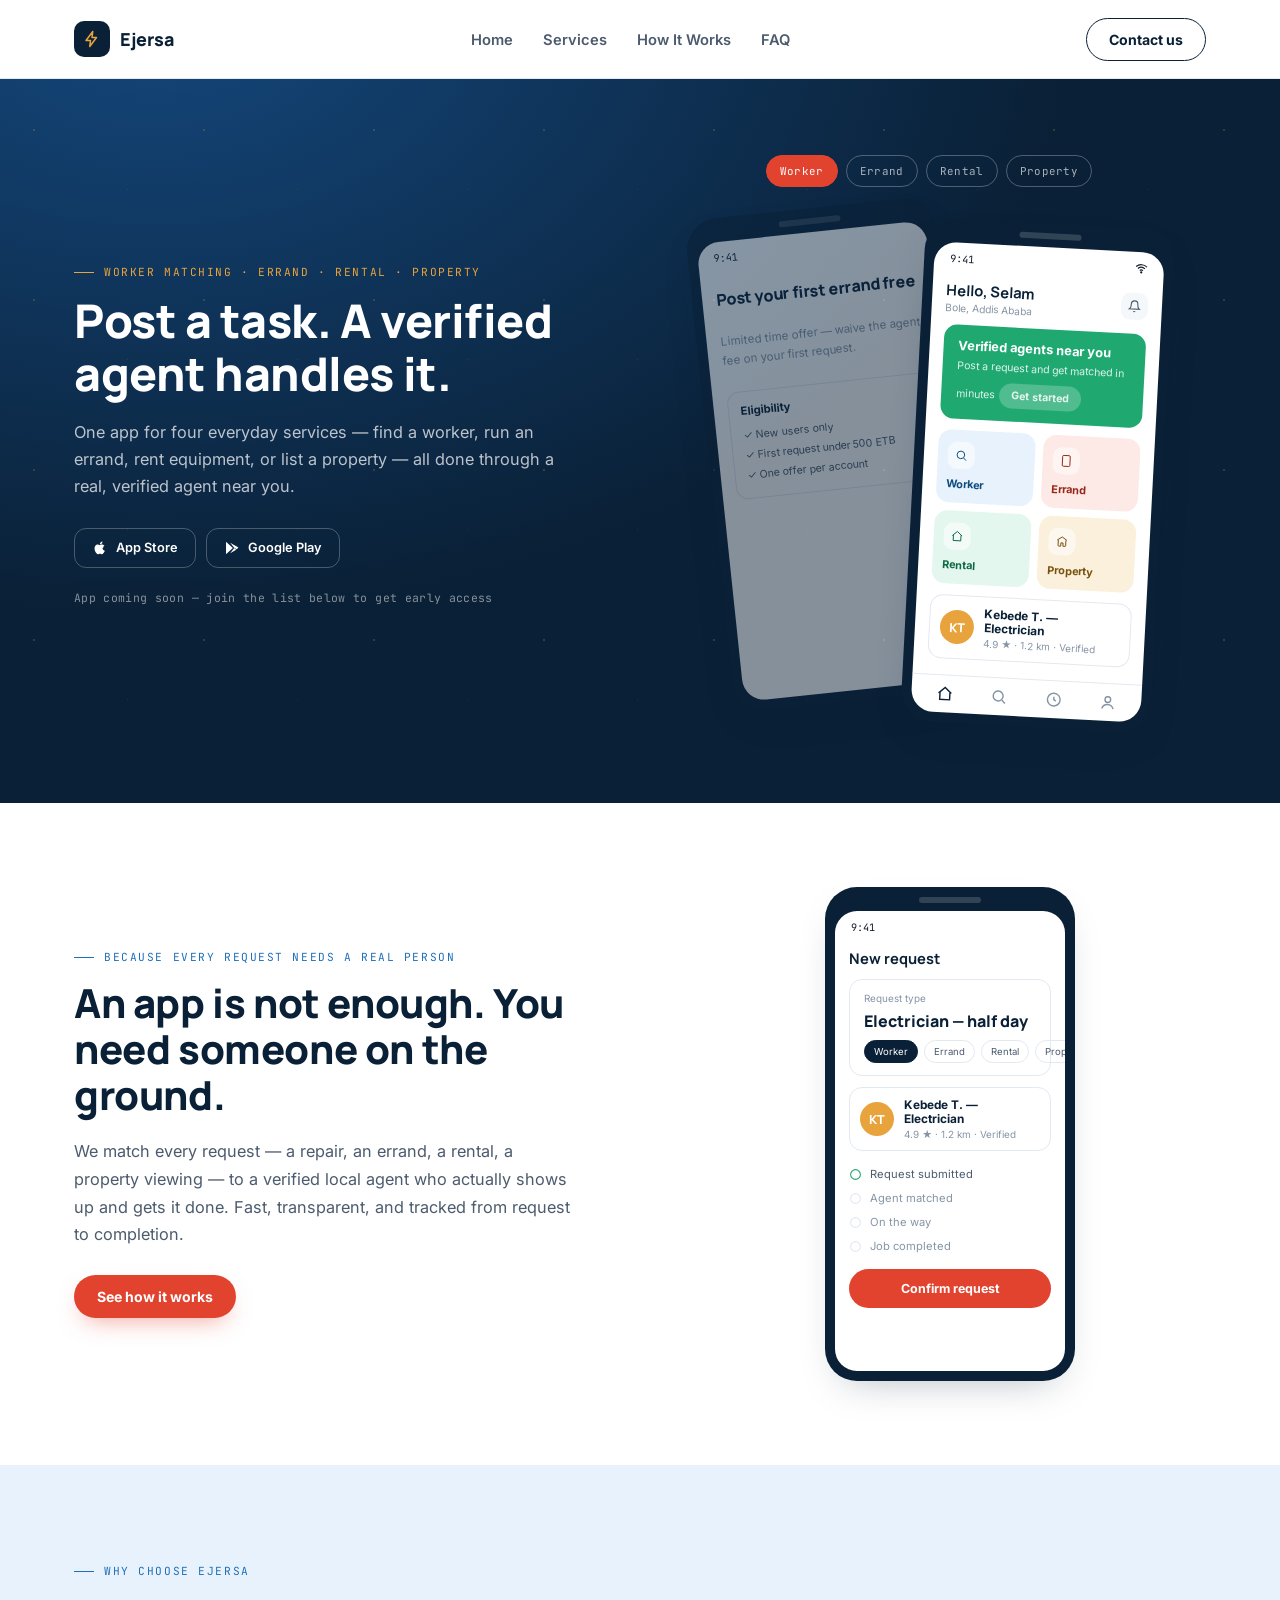
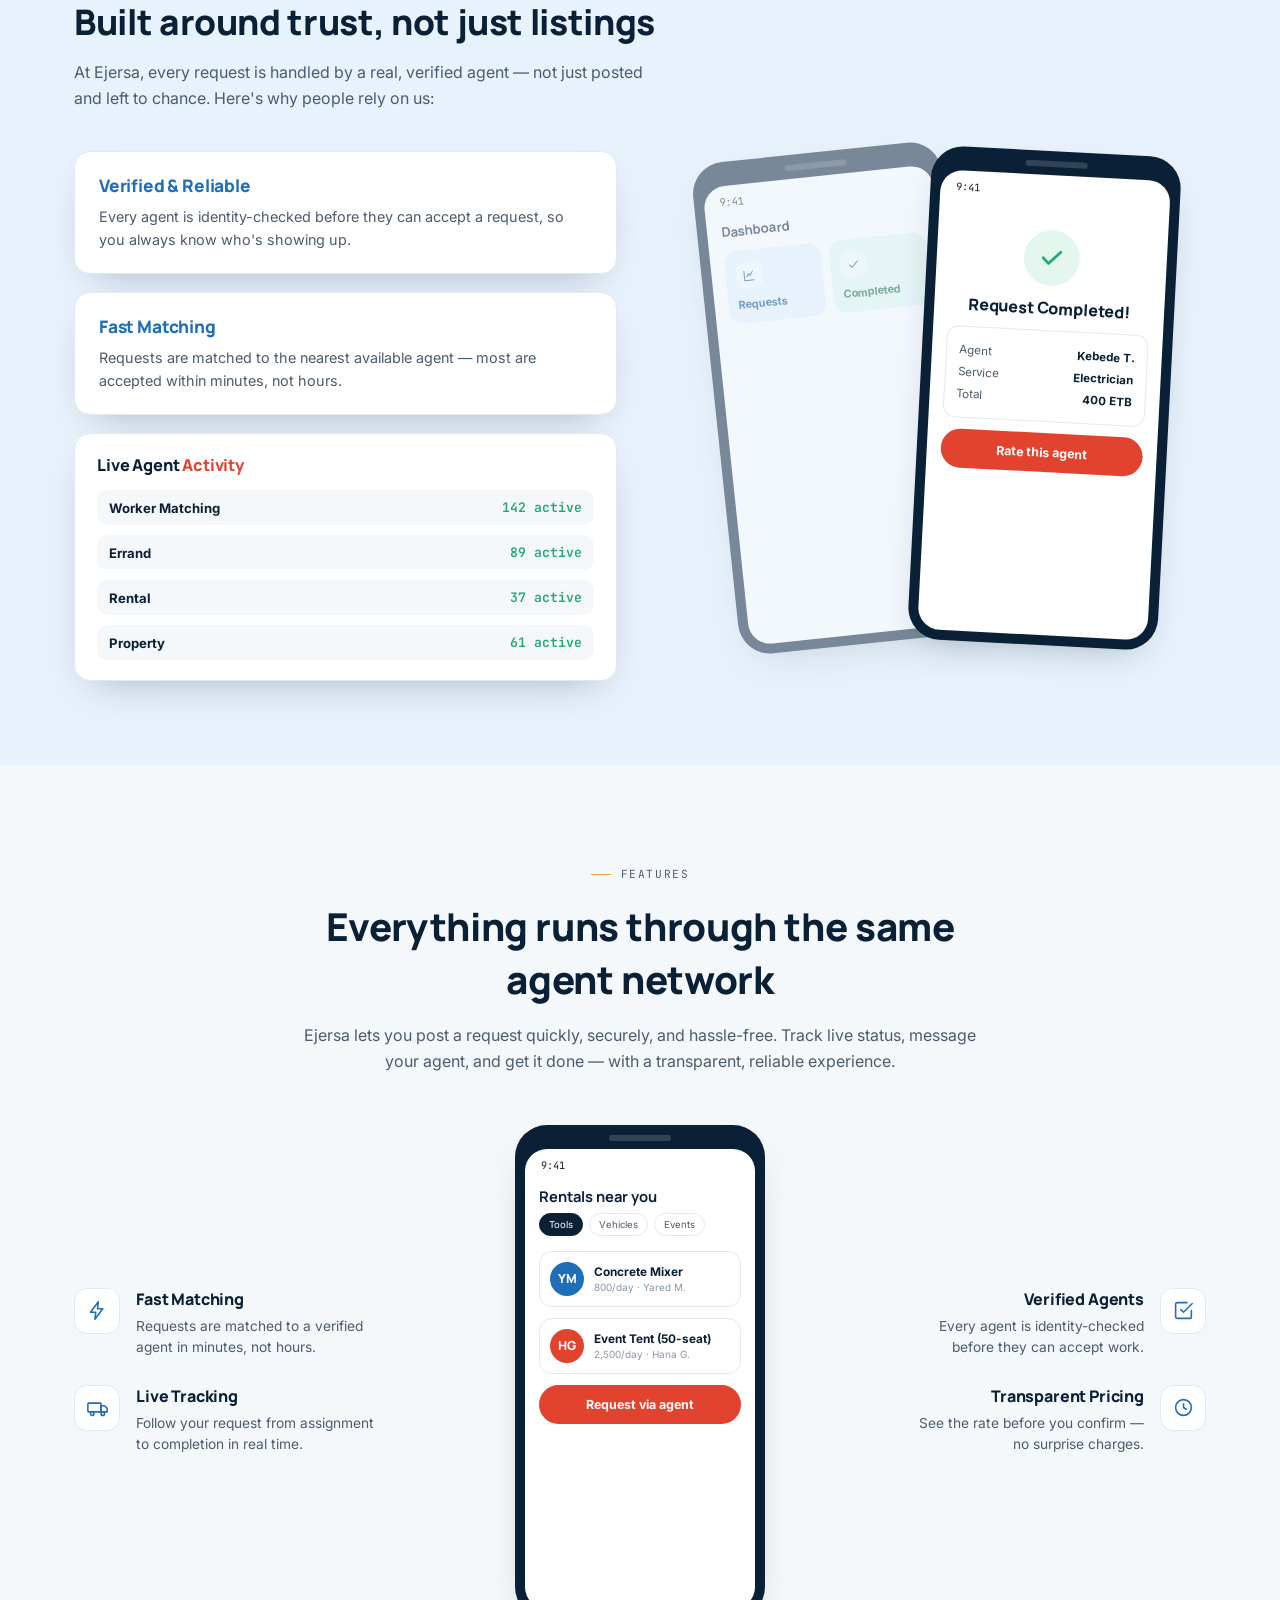
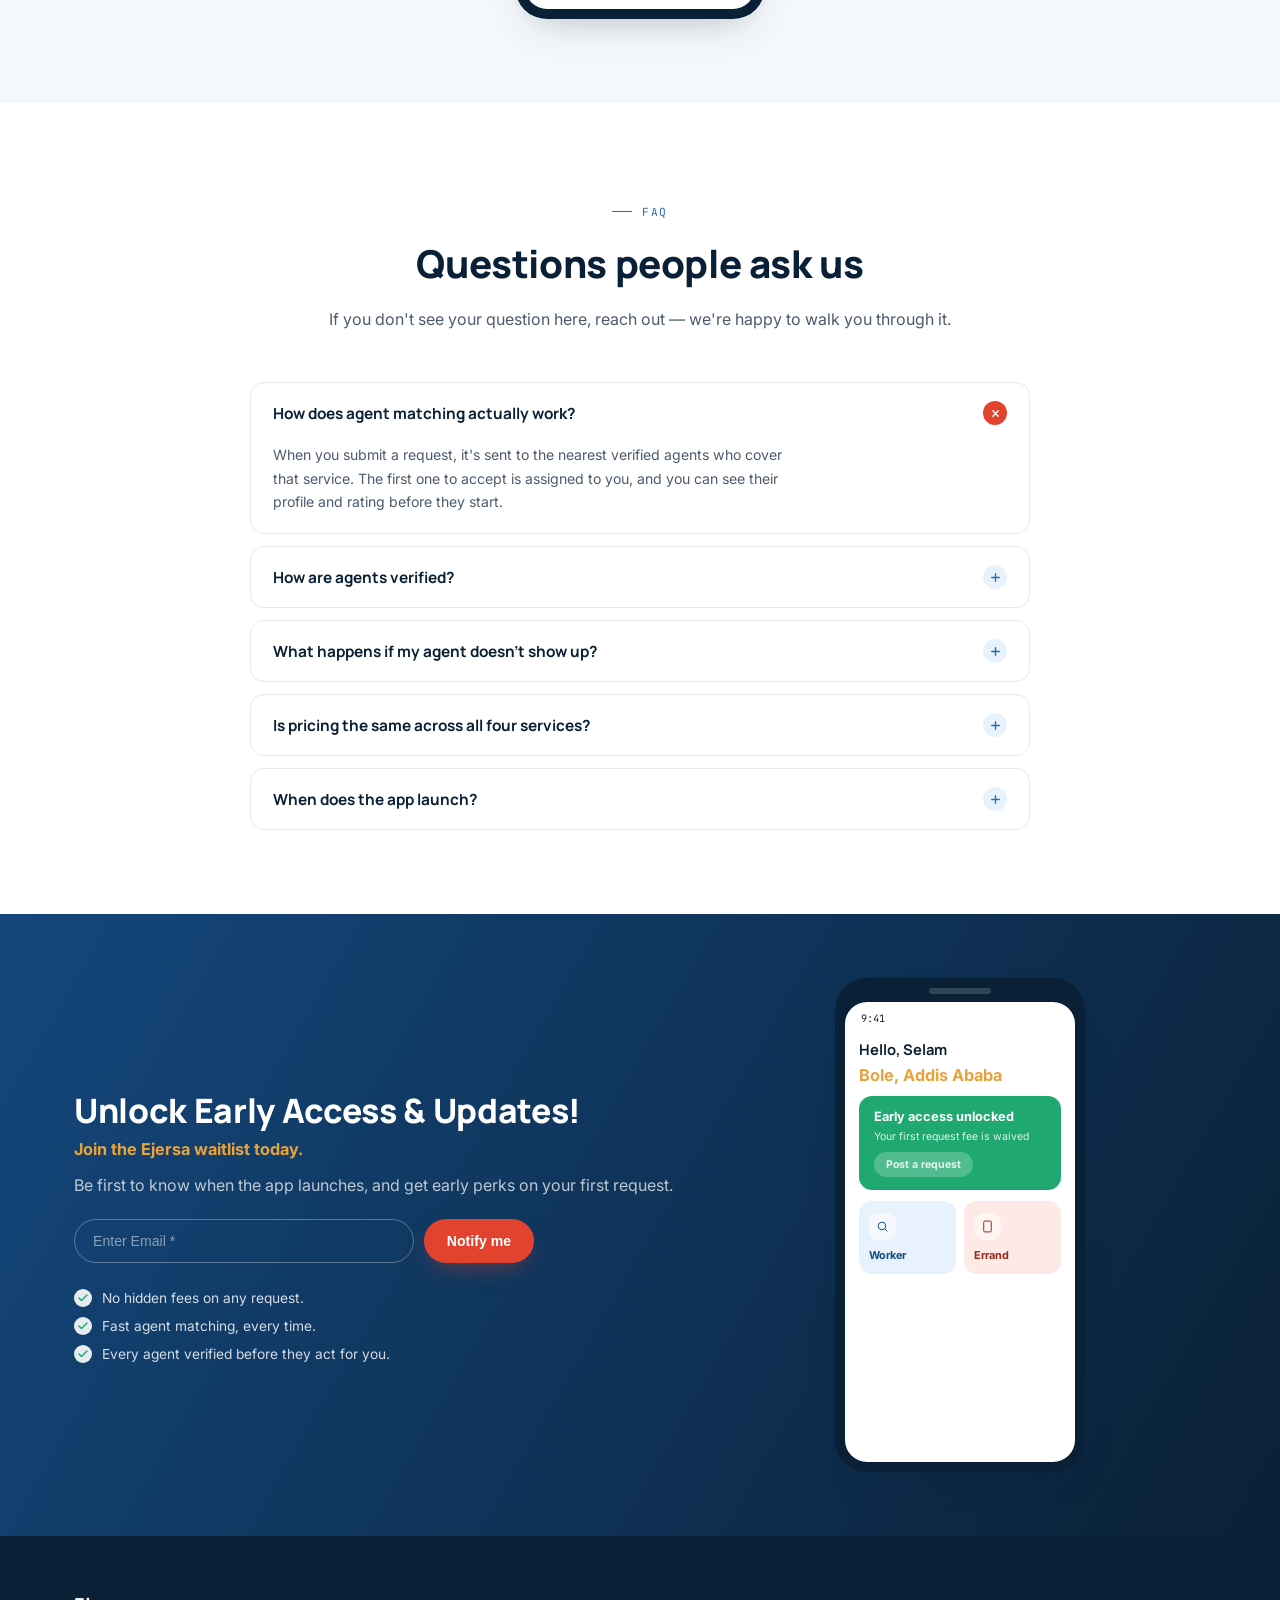
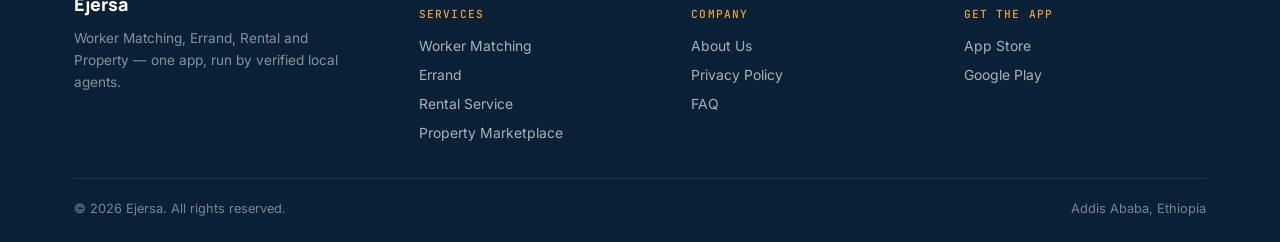
<file: index.html>
<!DOCTYPE html>
<html lang="en">

<head>
    <meta charset="UTF-8" />
    <meta name="viewport" content="width=device-width, initial-scale=1.0" />
    <title>Ejersa App — Post a Task, a Verified Agent Handles It</title>
    <meta name="description"
        content="Worker Matching, Errand, Rental and Property — one app, run by verified local agents. Post a request and get matched in minutes." />
    <link rel="preconnect" href="https://fonts.googleapis.com" />
    <link rel="preconnect" href="https://fonts.gstatic.com" crossorigin />
    <link
        href="https://fonts.googleapis.com/css2?family=Manrope:wght@500;600;700;800&family=Inter:wght@400;500;600;700&family=JetBrains+Mono:wght@400;500&display=swap"
        rel="stylesheet" />
    <style>
        :root {
            --navy-950: #0a2036;
            --navy-800: #0f3358;
            --navy-700: #14477c;
            --blue-600: #1f6fb8;
            --blue-400: #58a5e6;
            --blue-100: #e8f2fc;
            --orange-500: #e2432f;
            --orange-400: #f0704f;
            --orange-100: #fde9e5;
            --green-500: #1fa971;
            --green-100: #e3f7ee;
            --amber-500: #e8a33d;
            --cream-50: #f5f8fb;
            --paper: #ffffff;
            --ink-900: #0f1b28;
            --ink-700: #4c5b6d;
            --ink-faint: #8695a6;
            --line: #e3e9f0;
            --radius: 16px;
            --shadow: 0 16px 40px -20px rgba(10, 32, 54, .35);
        }

        * {
            box-sizing: border-box;
        }

        html {
            scroll-behavior: smooth;
        }

        body {
            margin: 0;
            background: var(--paper);
            color: var(--ink-900);
            font-family: 'Inter', system-ui, sans-serif;
            -webkit-font-smoothing: antialiased;
        }

        h1,
        h2,
        h3,
        .disp {
            font-family: 'Manrope', sans-serif;
            font-weight: 800;
            letter-spacing: -.01em;
            color: var(--navy-950);
            margin: 0;
        }

        .mono {
            font-family: 'JetBrains Mono', monospace;
            letter-spacing: .03em;
        }

        a {
            color: inherit;
            text-decoration: none;
        }

        img,
        svg {
            display: block;
        }

        .wrap {
            max-width: 1180px;
            margin: 0 auto;
            padding: 0 24px;
        }

        :focus-visible {
            outline: 2px solid var(--orange-500);
            outline-offset: 3px;
        }

        .reveal {
            opacity: 0;
            transform: translateY(16px);
            transition: opacity .6s ease, transform .6s ease;
        }

        .reveal.in {
            opacity: 1;
            transform: none;
        }

        /* header */
        .site-header {
            position: sticky;
            top: 0;
            z-index: 40;
            background: var(--paper);
            border-bottom: 1px solid var(--line);
        }

        .nav {
            display: flex;
            align-items: center;
            justify-content: space-between;
            height: 78px;
            gap: 24px;
        }

        .logo {
            display: flex;
            align-items: center;
            gap: 10px;
        }

        .logo-mark {
            width: 36px;
            height: 36px;
            border-radius: 10px;
            background: var(--navy-950);
            display: flex;
            align-items: center;
            justify-content: center;
            flex-shrink: 0;
        }

        .logo-mark svg {
            width: 18px;
            height: 18px;
            stroke: var(--amber-500);
        }

        .logo-name {
            font-family: 'Manrope', sans-serif;
            font-weight: 800;
            font-size: 1.12rem;
            color: var(--navy-950);
        }

        .nav-links {
            display: flex;
            gap: 30px;
            list-style: none;
            margin: 0;
            padding: 0;
        }

        .nav-links a {
            color: var(--ink-700);
            font-size: .92rem;
            font-weight: 600;
        }

        .nav-links a:hover {
            color: var(--navy-950);
        }

        .nav-toggle {
            display: none;
            background: none;
            border: 0;
            cursor: pointer;
            padding: 8px;
        }

        .nav-toggle span {
            display: block;
            width: 22px;
            height: 2px;
            margin: 4px 0;
            background: var(--navy-950);
        }

        .btn {
            display: inline-flex;
            align-items: center;
            gap: 8px;
            padding: 12px 22px;
            border-radius: 999px;
            font-size: .88rem;
            font-weight: 700;
            border: 1px solid transparent;
            transition: transform .15s ease, background .2s ease, box-shadow .2s ease;
            cursor: pointer;
        }

        .btn:hover {
            transform: translateY(-1px);
        }

        .btn-orange {
            background: var(--orange-500);
            color: #fff;
            box-shadow: 0 10px 24px -10px rgba(226, 67, 47, .55);
        }

        .btn-orange:hover {
            background: var(--orange-400);
        }

        .btn-outline-navy {
            border-color: var(--navy-950);
            color: var(--navy-950);
        }

        .btn-outline-navy:hover {
            background: var(--navy-950);
            color: #fff;
        }

        .btn-ghost-on-dark {
            color: #fff;
            border-color: rgba(255, 255, 255, .35);
        }

        .btn-ghost-on-dark:hover {
            border-color: var(--amber-500);
            color: var(--amber-500);
        }

        /* phone mockup */
        .phone {
            width: 250px;
            flex-shrink: 0;
        }

        .phone.sm {
            width: 210px;
        }

        .phone-frame {
            background: var(--navy-950);
            border-radius: 32px;
            padding: 10px;
            box-shadow: var(--shadow);
        }

        .phone-notch {
            width: 62px;
            height: 6px;
            border-radius: 999px;
            background: rgba(255, 255, 255, .16);
            margin: 0 auto 8px;
        }

        .phone-screen {
            background: var(--paper);
            border-radius: 22px;
            overflow: hidden;
            min-height: 460px;
            display: flex;
            flex-direction: column;
        }

        .phone.sm .phone-screen {
            min-height: 400px;
        }

        .status-row {
            display: flex;
            justify-content: space-between;
            align-items: center;
            padding: 10px 16px 2px;
            font-family: 'JetBrains Mono', monospace;
            font-size: .64rem;
            color: var(--ink-900);
        }

        .status-icons {
            display: flex;
            gap: 4px;
            align-items: center;
        }

        .status-icons svg {
            width: 13px;
            height: 13px;
        }

        .screen-body {
            padding: 12px 14px 16px;
            flex: 1;
            display: flex;
            flex-direction: column;
            gap: 11px;
        }

        .app-header-row {
            display: flex;
            align-items: center;
            justify-content: space-between;
        }

        .app-header-row .greet {
            font-family: 'Manrope', sans-serif;
            font-weight: 700;
            font-size: .92rem;
            color: var(--navy-950);
        }

        .app-header-row .sub {
            font-size: .64rem;
            color: var(--ink-faint);
            margin-top: 2px;
        }

        .icon-btn {
            width: 27px;
            height: 27px;
            border-radius: 9px;
            background: var(--cream-50);
            display: flex;
            align-items: center;
            justify-content: center;
        }

        .icon-btn svg {
            width: 13px;
            height: 13px;
            stroke: var(--ink-700);
        }

        .promo-banner {
            border-radius: 13px;
            padding: 13px 15px;
            background: var(--green-500);
            color: #fff;
            position: relative;
            overflow: hidden;
        }

        .promo-banner strong {
            display: block;
            font-size: .8rem;
            font-weight: 700;
        }

        .promo-banner span {
            font-size: .66rem;
            color: rgba(255, 255, 255, .85);
        }

        .promo-btn {
            display: inline-block;
            margin-top: 8px;
            background: rgba(255, 255, 255, .22);
            color: #fff;
            font-size: .64rem;
            font-weight: 700;
            padding: 6px 12px;
            border-radius: 999px;
        }

        .tile-grid {
            display: grid;
            grid-template-columns: 1fr 1fr;
            gap: 8px;
        }

        .tile {
            border-radius: 13px;
            padding: 12px 10px;
            display: flex;
            flex-direction: column;
            gap: 8px;
        }

        .tile .t-ico {
            width: 27px;
            height: 27px;
            border-radius: 9px;
            background: rgba(255, 255, 255, .55);
            display: flex;
            align-items: center;
            justify-content: center;
        }

        .tile .t-ico svg {
            width: 13px;
            height: 13px;
        }

        .tile span {
            font-size: .68rem;
            font-weight: 700;
        }

        .tile.blue {
            background: var(--blue-100);
            color: #0e4d80;
        }

        .tile.orange {
            background: var(--orange-100);
            color: #97281a;
        }

        .tile.green {
            background: var(--green-100);
            color: #0e6b46;
        }

        .tile.amber {
            background: #fbf0dc;
            color: #7a520f;
        }

        .amt-card {
            border: 1px solid var(--line);
            border-radius: 13px;
            padding: 12px 14px;
        }

        .amt-card .lbl {
            font-size: .62rem;
            color: var(--ink-faint);
            margin-bottom: 6px;
        }

        .amt-card .amt {
            font-family: 'Manrope', sans-serif;
            font-weight: 800;
            font-size: 1rem;
            color: var(--navy-950);
        }

        .amt-quick {
            display: flex;
            gap: 6px;
            margin-top: 8px;
        }

        .amt-quick span {
            font-size: .6rem;
            padding: 5px 9px;
            border-radius: 999px;
            border: 1px solid var(--line);
            color: var(--ink-700);
        }

        .amt-quick span.active {
            background: var(--navy-950);
            color: #fff;
            border-color: var(--navy-950);
        }

        .agent-row {
            display: flex;
            align-items: center;
            gap: 10px;
            border: 1px solid var(--line);
            border-radius: 13px;
            padding: 10px;
        }

        .agent-row .av {
            width: 34px;
            height: 34px;
            border-radius: 50%;
            background: var(--amber-500);
            color: #fff;
            display: flex;
            align-items: center;
            justify-content: center;
            font-family: 'Manrope', sans-serif;
            font-weight: 800;
            font-size: .78rem;
            flex-shrink: 0;
        }

        .agent-row .t {
            font-size: .74rem;
            font-weight: 700;
            color: var(--navy-950);
        }

        .agent-row .s {
            font-size: .62rem;
            color: var(--ink-faint);
            margin-top: 2px;
        }

        .cta-block {
            background: var(--orange-500);
            color: #fff;
            border-radius: 999px;
            padding: 12px;
            text-align: center;
            font-size: .78rem;
            font-weight: 700;
        }

        .bottom-nav {
            display: flex;
            justify-content: space-around;
            padding: 10px 6px;
            border-top: 1px solid var(--line);
        }

        .bottom-nav svg {
            width: 17px;
            height: 17px;
            stroke: var(--ink-faint);
        }

        .bottom-nav .active svg {
            stroke: var(--navy-950);
        }

        .status-list .row {
            display: flex;
            align-items: center;
            gap: 8px;
            font-size: .7rem;
            color: var(--ink-700);
            padding: 5px 0;
        }

        .status-list .row.done svg {
            stroke: var(--green-500);
        }

        .status-list .row.pending {
            color: var(--ink-faint);
        }

        .status-list .row svg {
            width: 13px;
            height: 13px;
            stroke: var(--line);
            flex-shrink: 0;
        }

        /* HERO / promo section (image 1 style) */
        .hero-promo {
            position: relative;
            background: radial-gradient(120% 140% at 12% -10%, var(--navy-700), var(--navy-950) 60%);
            color: #fff;
            overflow: hidden;
            padding: 76px 0;
        }

        .hero-promo::before {
            content: "";
            position: absolute;
            inset: 0;
            background-image: radial-gradient(1px 1px at 20% 30%, rgba(232, 163, 61, .35) 1px, transparent 0), radial-gradient(1px 1px at 75% 65%, rgba(232, 163, 61, .22) 1px, transparent 0);
            background-size: 170px 170px;
            opacity: .6;
        }

        .hero-promo-grid {
            position: relative;
            z-index: 1;
            display: grid;
            grid-template-columns: 1fr 1.05fr;
            gap: 50px;
            align-items: center;
        }

        .eyebrow {
            font-family: 'JetBrains Mono', monospace;
            font-size: .7rem;
            letter-spacing: .14em;
            text-transform: uppercase;
            color: var(--amber-500);
            margin: 0 0 16px;
            display: flex;
            align-items: center;
            gap: 10px;
        }

        .eyebrow::before {
            content: "";
            width: 20px;
            height: 1px;
            background: var(--amber-500);
            display: inline-block;
        }

        .hero-promo h1 {
            font-size: clamp(2rem, 4vw, 2.9rem);
            line-height: 1.14;
            color: #fff;
        }

        .hero-promo p.lede {
            margin-top: 18px;
            font-size: 1.02rem;
            line-height: 1.65;
            color: rgba(255, 255, 255, .72);
            max-width: 48ch;
        }

        .store-row {
            display: flex;
            gap: 10px;
            margin-top: 28px;
            flex-wrap: wrap;
        }

        .store-chip {
            display: flex;
            align-items: center;
            gap: 8px;
            padding: 11px 17px;
            border-radius: 12px;
            border: 1px solid rgba(255, 255, 255, .25);
            font-size: .8rem;
            font-weight: 600;
        }

        .store-chip svg {
            width: 16px;
            height: 16px;
        }

        .hero-promo-phones {
            display: flex;
            justify-content: center;
            align-items: flex-end;
        }

        .phone-back {
            transform: translateX(30px) rotate(-6deg);
            opacity: .5;
            margin-bottom: 26px;
        }

        .phone-front {
            transform: translateX(-16px) rotate(3deg);
            z-index: 2;
        }

        /* hero service tab switcher */
        .svc-tabs {
            display: flex;
            gap: 8px;
            flex-wrap: wrap;
            justify-content: center;
            margin-bottom: 20px;
            position: relative;
            z-index: 2;
        }

        .svc-tab {
            font-family: 'JetBrains Mono', monospace;
            font-size: .68rem;
            letter-spacing: .03em;
            padding: 8px 13px;
            border-radius: 999px;
            border: 1px solid rgba(255, 255, 255, .28);
            color: rgba(255, 255, 255, .65);
            cursor: pointer;
            background: transparent;
            transition: all .18s ease;
        }

        .svc-tab:hover {
            color: var(--amber-500);
            border-color: var(--amber-500);
        }

        .svc-tab.active {
            background: var(--orange-500);
            color: #fff;
            border-color: var(--orange-500);
        }

        .phone-content {
            display: none;
        }

        .phone-content.active {
            display: flex;
            flex-direction: column;
            gap: 11px;
        }

        /* generic bands */
        .band-white {
            background: var(--paper);
        }

        .band-blue-tint {
            background: var(--blue-100);
        }

        .band-white,
        .band-blue-tint {
            padding: 84px 0;
        }

        .section-head {
            max-width: 640px;
            margin-bottom: 6px;
        }

        .band-white .eyebrow,
        .band-blue-tint .eyebrow {
            color: var(--blue-600);
        }

        .band-white .eyebrow::before,
        .band-blue-tint .eyebrow::before {
            background: var(--blue-600);
        }

        .section-head h2 {
            font-size: clamp(1.6rem, 3vw, 2.2rem);
            margin-top: 8px;
        }

        .section-head p {
            color: var(--ink-700);
            margin-top: 14px;
            max-width: 60ch;
            line-height: 1.6;
        }

        /* MEANING section (image 2 style): text left, phone right */
        .meaning-grid {
            display: grid;
            grid-template-columns: 1.05fr .95fr;
            gap: 56px;
            align-items: center;
        }

        .meaning-grid h2 {
            font-size: clamp(1.8rem, 3.4vw, 2.5rem);
            line-height: 1.15;
        }

        .meaning-grid p.lede {
            color: var(--ink-700);
            margin-top: 20px;
            line-height: 1.7;
            font-size: 1.02rem;
            max-width: 50ch;
        }

        .meaning-phone {
            display: flex;
            justify-content: center;
        }

        /* WHY CHOOSE cards (image 3 style) */
        .why-grid-2 {
            display: grid;
            grid-template-columns: 1fr 1fr;
            gap: 46px;
            align-items: start;
            margin-top: 40px;
        }

        .why-cards {
            display: flex;
            flex-direction: column;
            gap: 18px;
        }

        .why-card-lg {
            background: var(--paper);
            border: 1px solid var(--line);
            border-radius: var(--radius);
            padding: 22px 24px;
            box-shadow: var(--shadow);
        }

        .why-card-lg h3 {
            font-size: 1.08rem;
            color: var(--blue-600);
        }

        .why-card-lg p {
            color: var(--ink-700);
            font-size: .9rem;
            line-height: 1.6;
            margin: 8px 0 0;
        }

        .ticker-card {
            background: var(--paper);
            border: 1px solid var(--line);
            border-radius: var(--radius);
            padding: 20px 22px;
            box-shadow: var(--shadow);
        }

        .ticker-card h3 {
            font-size: 1.02rem;
        }

        .ticker-card h3 span {
            color: var(--orange-500);
        }

        .ticker-list {
            margin-top: 14px;
            display: flex;
            flex-direction: column;
            gap: 10px;
        }

        .ticker-row {
            display: flex;
            justify-content: space-between;
            align-items: center;
            padding: 9px 12px;
            border-radius: 10px;
            background: var(--cream-50);
            font-size: .82rem;
        }

        .ticker-row .name {
            font-weight: 700;
            color: var(--navy-950);
        }

        .ticker-row .val {
            font-family: 'JetBrains Mono', monospace;
            color: var(--green-500);
            font-weight: 600;
        }

        .why-phones {
            display: flex;
            justify-content: center;
            gap: -20px;
        }

        .why-phones .phone-back {
            margin-bottom: 20px;
        }

        /* FEATURES grid (image 4 style) */
        .features-band {
            background: var(--cream-50);
            padding: 84px 0;
        }

        .features-center-head {
            text-align: center;
            max-width: 680px;
            margin: 0 auto 50px;
        }

        .features-center-head h2 {
            font-size: clamp(1.8rem, 3.4vw, 2.4rem);
        }

        .features-center-head p {
            color: var(--ink-700);
            margin-top: 16px;
            line-height: 1.65;
        }

        .features-showcase {
            display: grid;
            grid-template-columns: 1fr auto 1fr;
            gap: 30px;
            align-items: center;
        }

        .feature-col {
            display: flex;
            flex-direction: column;
            gap: 26px;
        }

        .feature-col.right {
            align-items: flex-end;
            text-align: right;
        }

        .feature-item {
            display: flex;
            gap: 16px;
            max-width: 300px;
        }

        .feature-col.right .feature-item {
            flex-direction: row-reverse;
        }

        .feature-icon {
            width: 46px;
            height: 46px;
            border-radius: 13px;
            background: var(--paper);
            border: 1px solid var(--line);
            display: flex;
            align-items: center;
            justify-content: center;
            flex-shrink: 0;
            box-shadow: var(--shadow);
        }

        .feature-icon svg {
            width: 21px;
            height: 21px;
            stroke: var(--blue-600);
        }

        .feature-item h3 {
            font-size: 1rem;
            margin-bottom: 6px;
        }

        .feature-item p {
            color: var(--ink-700);
            font-size: .86rem;
            line-height: 1.55;
            margin: 0;
        }

        .features-phones {
            display: flex;
            justify-content: center;
        }

        /* NEWSLETTER band (image 5 style) */
        .newsletter-band {
            background: linear-gradient(120deg, var(--navy-700), var(--navy-950));
            color: #fff;
            padding: 64px 0;
            overflow: hidden;
        }

        .newsletter-grid {
            display: grid;
            grid-template-columns: 1.1fr .9fr;
            gap: 40px;
            align-items: center;
        }

        .newsletter-grid h2 {
            color: #fff;
            font-size: clamp(1.5rem, 2.8vw, 2.1rem);
        }

        .newsletter-grid .sub {
            color: var(--amber-500);
            font-weight: 700;
            margin-top: 6px;
            font-size: 1.02rem;
        }

        .newsletter-grid p.lede {
            color: rgba(255, 255, 255, .72);
            margin-top: 16px;
        }

        .subscribe-row {
            display: flex;
            gap: 10px;
            margin-top: 24px;
            max-width: 460px;
            flex-wrap: wrap;
        }

        .subscribe-row input {
            flex: 1;
            min-width: 200px;
            padding: 13px 18px;
            border-radius: 999px;
            border: 1px solid rgba(255, 255, 255, .3);
            background: transparent;
            color: #fff;
            font-size: .88rem;
        }

        .subscribe-row input::placeholder {
            color: rgba(255, 255, 255, .5);
        }

        .check-list {
            list-style: none;
            margin: 26px 0 0;
            padding: 0;
            display: flex;
            flex-direction: column;
            gap: 10px;
        }

        .check-list li {
            display: flex;
            align-items: center;
            gap: 10px;
            font-size: .86rem;
            color: rgba(255, 255, 255, .82);
        }

        .check-list svg {
            width: 18px;
            height: 18px;
            stroke: var(--green-500);
            flex-shrink: 0;
            background: rgba(255, 255, 255, .9);
            border-radius: 50%;
            padding: 3px;
        }

        .newsletter-phone {
            display: flex;
            justify-content: center;
        }

        /* FAQ accordion */
        .faq-list {
            max-width: 780px;
            margin: 40px auto 0;
            display: flex;
            flex-direction: column;
            gap: 12px;
        }

        .faq-item {
            border: 1px solid var(--line);
            border-radius: 14px;
            background: var(--paper);
            overflow: hidden;
        }

        .faq-q {
            width: 100%;
            display: flex;
            align-items: center;
            justify-content: space-between;
            gap: 16px;
            padding: 18px 22px;
            background: none;
            border: 0;
            cursor: pointer;
            text-align: left;
            font-family: 'Manrope', sans-serif;
            font-weight: 700;
            font-size: .96rem;
            color: var(--navy-950);
        }

        .faq-q .plus {
            width: 24px;
            height: 24px;
            border-radius: 50%;
            background: var(--blue-100);
            color: var(--blue-600);
            display: flex;
            align-items: center;
            justify-content: center;
            flex-shrink: 0;
            transition: transform .25s ease, background .25s ease, color .25s ease;
        }

        .faq-q .plus svg {
            width: 13px;
            height: 13px;
            transition: transform .25s ease;
        }

        .faq-item.open .faq-q .plus {
            background: var(--orange-500);
            color: #fff;
        }

        .faq-item.open .faq-q .plus svg {
            transform: rotate(45deg);
        }

        .faq-a {
            max-height: 0;
            overflow: hidden;
            transition: max-height .3s ease;
        }

        .faq-a p {
            padding: 0 22px 20px;
            margin: 0;
            color: var(--ink-700);
            font-size: .88rem;
            line-height: 1.65;
            max-width: 62ch;
        }

        /* newsletter form states */
        .subscribe-row.hidden {
            display: none;
        }

        .form-success {
            display: none;
            align-items: center;
            gap: 10px;
            margin-top: 24px;
            padding: 14px 18px;
            border-radius: 12px;
            background: rgba(31, 169, 113, .15);
            border: 1px solid rgba(31, 169, 113, .4);
            color: #fff;
            font-size: .86rem;
            max-width: 460px;
        }

        .form-success.show {
            display: flex;
        }

        .form-success svg {
            width: 18px;
            height: 18px;
            stroke: var(--green-500);
            flex-shrink: 0;
        }

        .field-error {
            display: none;
            margin-top: 8px;
            font-size: .76rem;
            color: var(--orange-400);
        }

        .field-error.show {
            display: block;
        }

        /* footer */
        footer.site-footer {
            background: var(--navy-950);
            color: rgba(255, 255, 255, .65);
            padding: 56px 0 26px;
        }

        .footer-grid {
            display: grid;
            grid-template-columns: 1.3fr repeat(3, 1fr);
            gap: 30px;
            padding-bottom: 36px;
            border-bottom: 1px solid rgba(255, 255, 255, .1);
        }

        .footer-grid .logo-name {
            color: #fff;
        }

        .footer-grid .tag {
            font-size: .85rem;
            line-height: 1.6;
            color: rgba(255, 255, 255, .5);
            max-width: 32ch;
            margin-top: 12px;
        }

        .footer-col h4 {
            font-family: 'JetBrains Mono', monospace;
            font-size: .7rem;
            letter-spacing: .1em;
            text-transform: uppercase;
            color: var(--amber-500);
            margin-bottom: 14px;
            font-weight: 500;
        }

        .footer-col ul {
            list-style: none;
            margin: 0;
            padding: 0;
            display: flex;
            flex-direction: column;
            gap: 9px;
        }

        .footer-col a {
            font-size: .87rem;
            color: rgba(255, 255, 255, .65);
        }

        .footer-col a:hover {
            color: var(--amber-500);
        }

        .footer-bottom {
            display: flex;
            justify-content: space-between;
            padding-top: 22px;
            font-size: .8rem;
            color: rgba(255, 255, 255, .45);
            flex-wrap: wrap;
            gap: 8px;
        }

        @media (max-width:980px) {
            .nav-links {
                display: none;
            }

            .nav-toggle {
                display: block;
            }

            .hero-promo-grid,
            .meaning-grid,
            .why-grid-2,
            .newsletter-grid {
                grid-template-columns: 1fr;
                text-align: center;
            }

            .meaning-phone,
            .why-phones,
            .newsletter-phone,
            .hero-promo-phones {
                order: -1;
                margin-bottom: 12px;
            }

            .why-grid-2 {
                text-align: left;
            }

            .features-showcase {
                grid-template-columns: 1fr;
            }

            .feature-col,
            .feature-col.right {
                align-items: center;
                text-align: center;
            }

            .feature-col.right .feature-item,
            .feature-item {
                flex-direction: column;
                align-items: center;
            }

            .footer-grid {
                grid-template-columns: 1fr 1fr;
            }

            .subscribe-row {
                justify-content: center;
            }

            .check-list {
                align-items: center;
            }
        }

        @media (max-width:620px) {
            .footer-grid {
                grid-template-columns: 1fr;
            }

            .band-white,
            .band-blue-tint,
            .features-band,
            .hero-promo,
            .newsletter-band {
                padding: 56px 0;
            }

            .phone-back {
                display: none;
            }
        }

        @media (prefers-reduced-motion:reduce) {
            * {
                transition: none !important;
                animation: none !important;
            }

            .reveal {
                opacity: 1;
                transform: none;
            }
        }
    </style>
</head>

<body>

    <header class="site-header">
        <div class="wrap nav">
            <a href="#" class="logo">
                <span class="logo-mark"><svg viewBox="0 0 24 24" fill="none" stroke="currentColor" stroke-width="2"
                        stroke-linecap="round" stroke-linejoin="round">
                        <path d="M13 2 4 14h6l-1 8 9-12h-6l1-8Z" />
                    </svg></span>
                <span class="logo-name">Ejersa</span>
            </a>
            <button class="nav-toggle" aria-label="Toggle menu"><span></span><span></span><span></span></button>
            <ul class="nav-links">
                <li><a href="#home">Home</a></li>
                <li><a href="#services">Services</a></li>
                <li><a href="#how-it-works">How It Works</a></li>
                <li><a href="#faq">FAQ</a></li>
            </ul>
            <a href="#contact" class="btn btn-outline-navy">Contact us</a>
        </div>
    </header>

    <main>

        <!-- 1. HERO / PROMO (image 1 style) -->
        <section class="hero-promo" id="home">
            <div class="wrap hero-promo-grid">
                <div class="reveal">
                    <p class="eyebrow">Worker Matching · Errand · Rental · Property</p>
                    <h1>Post a task. A verified agent handles it.</h1>
                    <p class="lede">One app for four everyday services — find a worker, run an errand, rent
                        equipment, or list a property — all done through a real, verified agent near you.</p>
                    <div class="store-row">
                        <div class="store-chip"><svg viewBox="0 0 24 24" fill="currentColor">
                                <path
                                    d="M16.6 12.3c0-2.4 2-3.6 2-3.6-1.1-1.6-2.8-1.8-3.4-1.9-1.5-.1-2.9.9-3.6.9-.8 0-1.9-.8-3.1-.8-1.6 0-3.1.9-3.9 2.4-1.7 2.9-.4 7.3 1.2 9.6.8 1.2 1.7 2.4 3 2.4 1.2 0 1.7-.8 3.1-.8s1.9.8 3.1.7c1.3 0 2.1-1.1 2.9-2.3.6-.9.9-1.5 1.4-2.6-3.7-1.4-3.7-4.9-3.7-5z" />
                                <path
                                    d="M14.7 5.1c.6-.8 1.1-1.9 1-3-1 0-2.2.6-2.9 1.5-.6.7-1.1 1.9-1 2.9 1.1.1 2.2-.5 2.9-1.4z" />
                            </svg>App Store</div>
                        <div class="store-chip"><svg viewBox="0 0 24 24" fill="currentColor">
                                <path d="M3 3.6v16.8c0 .3.2.6.4.7l9.9-9.1L3.4 2.9c-.2.1-.4.4-.4.7Z" />
                                <path d="M15.4 12l2.9-2.7-9-5.2 6.1 7.9Z" />
                                <path d="M15.4 12l-6.1 7.9 9-5.2-2.9-2.7Z" />
                                <path d="M18.3 9.3 21 10.9c.5.3.5 1 0 1.3l-2.7 1.6-3-2.9 3-2.6Z" />
                            </svg>Google Play</div>
                    </div>
                    <p class="mono" style="margin-top:22px;font-size:.72rem;color:rgba(255,255,255,.5);">App coming soon
                        — join the list below to get early access</p>
                </div>

                <div class="reveal">
                    <div class="svc-tabs" id="heroTabs" role="tablist" aria-label="Preview a service">
                        <button class="svc-tab active" data-target="hs-worker">Worker</button>
                        <button class="svc-tab" data-target="hs-errand">Errand</button>
                        <button class="svc-tab" data-target="hs-rental">Rental</button>
                        <button class="svc-tab" data-target="hs-property">Property</button>
                    </div>
                    <div class="hero-promo-phones">
                        <div class="phone phone-back">
                            <div class="phone-frame">
                                <div class="phone-notch"></div>
                                <div class="phone-screen">
                                    <div class="status-row"><span>9:41</span></div>
                                    <div class="screen-body">
                                        <div class="app-header-row"><span style="width:22px;"></span></div>
                                        <h3 style="font-size:1rem;line-height:1.3;">Post your first errand free</h3>
                                        <p style="font-size:.72rem;color:var(--ink-faint);line-height:1.6;">Limited time
                                            offer — waive the agent fee on your first request.</p>
                                        <div style="border:1px solid var(--line);border-radius:12px;padding:12px;">
                                            <div
                                                style="font-size:.7rem;font-weight:700;color:var(--navy-950);margin-bottom:8px;">
                                                Eligibility</div>
                                            <div style="font-size:.66rem;color:var(--ink-700);line-height:1.9;">✓ New
                                                users only<br>✓ First request under 500 ETB<br>✓ One offer per account
                                            </div>
                                        </div>
                                    </div>
                                </div>
                            </div>
                        </div>
                        <div class="phone phone-front">
                            <div class="phone-frame">
                                <div class="phone-notch"></div>
                                <div class="phone-screen">
                                    <div class="status-row"><span>9:41</span>
                                        <div class="status-icons"><svg viewBox="0 0 24 24" fill="none"
                                                stroke="currentColor" stroke-width="2">
                                                <path
                                                    d="M2 8.5a15 15 0 0 1 20 0M5.5 12a10 10 0 0 1 13 0M9 15.5a5 5 0 0 1 6 0" />
                                                <circle cx="12" cy="19" r="1" fill="currentColor" />
                                            </svg></div>
                                    </div>
                                    <div class="screen-body">

                                        <!-- Worker Matching -->
                                        <div class="phone-content active" id="hs-worker">
                                            <div class="app-header-row">
                                                <div>
                                                    <div class="greet">Hello, Selam</div>
                                                    <div class="sub">Bole, Addis Ababa</div>
                                                </div>
                                                <div class="icon-btn"><svg viewBox="0 0 24 24" fill="none"
                                                        stroke="currentColor" stroke-width="2">
                                                        <path d="M18 8a6 6 0 1 0-12 0c0 7-3 9-3 9h18s-3-2-3-9" />
                                                        <path d="M13.7 21a2 2 0 0 1-3.4 0" />
                                                    </svg></div>
                                            </div>
                                            <div class="promo-banner">
                                                <strong>Verified agents near you</strong>
                                                <span>Post a request and get matched in minutes</span>
                                                <span class="promo-btn">Get started</span>
                                            </div>
                                            <div class="tile-grid">
                                                <div class="tile blue">
                                                    <div class="t-ico"><svg viewBox="0 0 24 24" fill="none"
                                                            stroke="currentColor" stroke-width="1.8">
                                                            <circle cx="11" cy="11" r="7" />
                                                            <path d="M21 21l-4.3-4.3" />
                                                        </svg></div><span>Worker</span>
                                                </div>
                                                <div class="tile orange">
                                                    <div class="t-ico"><svg viewBox="0 0 24 24" fill="none"
                                                            stroke="currentColor" stroke-width="1.8">
                                                            <rect x="5" y="2" width="14" height="20" rx="2" />
                                                        </svg></div><span>Errand</span>
                                                </div>
                                                <div class="tile green">
                                                    <div class="t-ico"><svg viewBox="0 0 24 24" fill="none"
                                                            stroke="currentColor" stroke-width="1.8">
                                                            <path d="M3 11l9-8 9 8" />
                                                            <path d="M5 10v10h14V10" />
                                                        </svg></div><span>Rental</span>
                                                </div>
                                                <div class="tile amber">
                                                    <div class="t-ico"><svg viewBox="0 0 24 24" fill="none"
                                                            stroke="currentColor" stroke-width="1.8">
                                                            <path d="M3 9l9-6 9 6" />
                                                            <path
                                                                d="M5 9v10a1 1 0 0 0 1 1h4v-6h4v6h4a1 1 0 0 0 1-1V9" />
                                                        </svg></div><span>Property</span>
                                                </div>
                                            </div>
                                            <div class="agent-row"><span class="av">KT</span>
                                                <div>
                                                    <div class="t">Kebede T. — Electrician</div>
                                                    <div class="s">4.9 ★ · 1.2 km · Verified</div>
                                                </div>
                                            </div>
                                        </div>

                                        <!-- Errand -->
                                        <div class="phone-content" id="hs-errand">
                                            <div class="app-header-row">
                                                <div class="greet">Guday Asfeqami</div><span class="mono"
                                                    style="font-size:.6rem;background:var(--blue-100);color:var(--blue-600);padding:4px 8px;border-radius:999px;">Agent-run</span>
                                            </div>
                                            <div class="amt-quick"><span class="active">Kebele ID</span><span>Bank
                                                    queue</span><span>Bill payment</span></div>
                                            <div class="agent-row"><span class="av"
                                                    style="background:var(--orange-500);">AB</span>
                                                <div>
                                                    <div class="t">Abel B. on your errand</div>
                                                    <div class="s">ETA to Kebele office · 12 min</div>
                                                </div>
                                            </div>
                                            <div class="status-list">
                                                <div class="row done"><svg viewBox="0 0 24 24" fill="none"
                                                        stroke-width="2" stroke-linecap="round" stroke-linejoin="round">
                                                        <path d="M20 6 9 17l-5-5" />
                                                    </svg>Requested</div>
                                                <div class="row done"><svg viewBox="0 0 24 24" fill="none"
                                                        stroke-width="2" stroke-linecap="round" stroke-linejoin="round">
                                                        <path d="M20 6 9 17l-5-5" />
                                                    </svg>Agent assigned</div>
                                                <div class="row pending"><svg viewBox="0 0 24 24" fill="none"
                                                        stroke-width="2" stroke-linecap="round" stroke-linejoin="round">
                                                        <circle cx="12" cy="12" r="9" />
                                                    </svg>In progress</div>
                                            </div>
                                        </div>

                                        <!-- Rental -->
                                        <div class="phone-content" id="hs-rental">
                                            <div class="app-header-row">
                                                <div class="greet">Rentals near you</div>
                                            </div>
                                            <div class="amt-quick"><span
                                                    class="active">Tools</span><span>Vehicles</span><span>Events</span>
                                            </div>
                                            <div class="agent-row"><span class="av"
                                                    style="background:var(--blue-600);">YM</span>
                                                <div>
                                                    <div class="t">Concrete Mixer</div>
                                                    <div class="s">800/day · Yared M.</div>
                                                </div>
                                            </div>
                                            <div class="agent-row"><span class="av"
                                                    style="background:var(--orange-500);">HG</span>
                                                <div>
                                                    <div class="t">Event Tent (50-seat)</div>
                                                    <div class="s">2,500/day · Hana G.</div>
                                                </div>
                                            </div>
                                            <div class="cta-block">Request via agent</div>
                                        </div>

                                        <!-- Property -->
                                        <div class="phone-content" id="hs-property">
                                            <div class="app-header-row">
                                                <div class="greet">Property</div>
                                            </div>
                                            <div class="amt-quick"><span class="active">For Rent</span><span>For
                                                    Sale</span><span>Condo</span></div>
                                            <div class="agent-row"><span class="av"
                                                    style="background:var(--green-500);">MT</span>
                                                <div>
                                                    <div class="t">2BR Apartment, CMC</div>
                                                    <div class="s">18,000/mo · Meron T.</div>
                                                </div>
                                            </div>
                                            <div class="agent-row"><span class="av"
                                                    style="background:var(--amber-500);">MT</span>
                                                <div>
                                                    <div class="t">Meron T. — Agent</div>
                                                    <div class="s">Responds in ~10 min</div>
                                                </div>
                                            </div>
                                            <div class="cta-block">Message agent</div>
                                        </div>

                                    </div>
                                    <div class="bottom-nav">
                                        <div class="active"><svg viewBox="0 0 24 24" fill="none" stroke="currentColor"
                                                stroke-width="2">
                                                <path d="M3 11l9-8 9 8" />
                                                <path d="M5 10v10h14V10" />
                                            </svg></div>
                                        <div><svg viewBox="0 0 24 24" fill="none" stroke="currentColor"
                                                stroke-width="2">
                                                <circle cx="11" cy="11" r="7" />
                                                <path d="M21 21l-4.3-4.3" />
                                            </svg></div>
                                        <div><svg viewBox="0 0 24 24" fill="none" stroke="currentColor"
                                                stroke-width="2">
                                                <path d="M12 8v4l3 2" />
                                                <circle cx="12" cy="12" r="9" />
                                            </svg></div>
                                        <div><svg viewBox="0 0 24 24" fill="none" stroke="currentColor"
                                                stroke-width="2">
                                                <circle cx="12" cy="8" r="4" />
                                                <path d="M4 21c1.5-4.5 5-6 8-6s6.5 1.5 8 6" />
                                            </svg></div>
                                    </div>
                                </div>
                            </div>
                        </div>
                    </div>
                </div>
            </div>
        </section>

        <!-- 2. MEANING section (image 2 style) -->
        <section class="band-white" id="services">
            <div class="wrap meaning-grid">
                <div class="reveal">
                    <p class="eyebrow">Because every request needs a real person</p>
                    <h2>An app is not enough. You need someone on the ground.</h2>
                    <p class="lede">We match every request — a repair, an errand, a rental, a property viewing —
                        to a verified local agent who actually shows up and gets it done. Fast, transparent, and
                        tracked from request to completion.</p>
                    <div class="hero-actions" style="margin-top:26px;display:flex;gap:12px;flex-wrap:wrap;">
                        <a href="#how-it-works" class="btn btn-orange">See how it works</a>
                    </div>
                </div>
                <div class="meaning-phone reveal">
                    <div class="phone">
                        <div class="phone-frame">
                            <div class="phone-notch"></div>
                            <div class="phone-screen">
                                <div class="status-row"><span>9:41</span></div>
                                <div class="screen-body">
                                    <div class="app-header-row">
                                        <div class="greet">New request</div>
                                    </div>
                                    <div class="amt-card">
                                        <div class="lbl">Request type</div>
                                        <div class="amt">Electrician — half day</div>
                                        <div class="amt-quick"><span
                                                class="active">Worker</span><span>Errand</span><span>Rental</span><span>Property</span>
                                        </div>
                                    </div>
                                    <div class="agent-row">
                                        <span class="av">KT</span>
                                        <div>
                                            <div class="t">Kebede T. — Electrician</div>
                                            <div class="s">4.9 ★ · 1.2 km · Verified</div>
                                        </div>
                                    </div>
                                    <div class="status-list" id="meaningStatus">
                                        <div class="row pending" data-icon-done="M20 6 9 17l-5-5"><svg
                                                viewBox="0 0 24 24" fill="none" stroke-width="2" stroke-linecap="round"
                                                stroke-linejoin="round">
                                                <circle cx="12" cy="12" r="9" />
                                            </svg>Request submitted</div>
                                        <div class="row pending" data-icon-done="M20 6 9 17l-5-5"><svg
                                                viewBox="0 0 24 24" fill="none" stroke-width="2" stroke-linecap="round"
                                                stroke-linejoin="round">
                                                <circle cx="12" cy="12" r="9" />
                                            </svg>Agent matched</div>
                                        <div class="row pending" data-icon-done="M20 6 9 17l-5-5"><svg
                                                viewBox="0 0 24 24" fill="none" stroke-width="2" stroke-linecap="round"
                                                stroke-linejoin="round">
                                                <circle cx="12" cy="12" r="9" />
                                            </svg>On the way</div>
                                        <div class="row pending" data-icon-done="M20 6 9 17l-5-5"><svg
                                                viewBox="0 0 24 24" fill="none" stroke-width="2" stroke-linecap="round"
                                                stroke-linejoin="round">
                                                <circle cx="12" cy="12" r="9" />
                                            </svg>Job completed</div>
                                    </div>
                                    <div class="cta-block">Confirm request</div>
                                </div>
                            </div>
                        </div>
                    </div>
                </div>
            </div>
        </section>

        <!-- 3. WHY CHOOSE cards (image 3 style) -->
        <section class="band-blue-tint">
            <div class="wrap">
                <div class="section-head reveal">
                    <p class="eyebrow">Why choose Ejersa</p>
                    <h2>Built around trust, not just listings</h2>
                    <p>At Ejersa, every request is handled by a real, verified agent — not just posted and left
                        to chance. Here's why people rely on us:</p>
                </div>
                <div class="why-grid-2">
                    <div class="why-cards reveal">
                        <div class="why-card-lg">
                            <h3>Verified &amp; Reliable</h3>
                            <p>Every agent is identity-checked before they can accept a request, so you always
                                know who's showing up.</p>
                        </div>
                        <div class="why-card-lg">
                            <h3>Fast Matching</h3>
                            <p>Requests are matched to the nearest available agent — most are accepted within
                                minutes, not hours.</p>
                        </div>
                        <div class="ticker-card">
                            <h3>Live Agent <span>Activity</span></h3>
                            <div class="ticker-list" id="tickerList">
                                <div class="ticker-row"><span class="name">Worker Matching</span><span class="val"
                                        data-count="142">0 active</span></div>
                                <div class="ticker-row"><span class="name">Errand</span><span class="val"
                                        data-count="89">0 active</span></div>
                                <div class="ticker-row"><span class="name">Rental</span><span class="val"
                                        data-count="37">0 active</span></div>
                                <div class="ticker-row"><span class="name">Property</span><span class="val"
                                        data-count="61">0 active</span></div>
                            </div>
                        </div>
                    </div>
                    <div class="why-phones reveal">
                        <div class="phone phone-back">
                            <div class="phone-frame">
                                <div class="phone-notch"></div>
                                <div class="phone-screen">
                                    <div class="status-row"><span>9:41</span></div>
                                    <div class="screen-body">
                                        <div class="app-header-row">
                                            <div class="greet" style="font-size:.82rem;">Dashboard</div>
                                        </div>
                                        <div class="tile-grid">
                                            <div class="tile blue">
                                                <div class="t-ico"><svg viewBox="0 0 24 24" fill="none"
                                                        stroke="currentColor" stroke-width="1.8">
                                                        <path d="M3 3v18h18" />
                                                        <path d="m7 15 4-6 3 3 5-8" />
                                                    </svg></div><span>Requests</span>
                                            </div>
                                            <div class="tile green">
                                                <div class="t-ico"><svg viewBox="0 0 24 24" fill="none"
                                                        stroke="currentColor" stroke-width="1.8">
                                                        <path d="M20 6 9 17l-5-5" />
                                                    </svg></div><span>Completed</span>
                                            </div>
                                        </div>
                                    </div>
                                </div>
                            </div>
                        </div>
                        <div class="phone phone-front">
                            <div class="phone-frame">
                                <div class="phone-notch"></div>
                                <div class="phone-screen">
                                    <div class="status-row"><span>9:41</span></div>
                                    <div class="screen-body"
                                        style="align-items:center;text-align:center;padding-top:30px;">
                                        <div
                                            style="width:56px;height:56px;border-radius:50%;background:var(--green-100);display:flex;align-items:center;justify-content:center;">
                                            <svg viewBox="0 0 24 24" fill="none" stroke="var(--green-500)"
                                                stroke-width="2.5" stroke-linecap="round" stroke-linejoin="round"
                                                width="26" height="26">
                                                <path d="M20 6 9 17l-5-5" />
                                            </svg>
                                        </div>
                                        <h3 style="font-size:1rem;">Request Completed!</h3>
                                        <div
                                            style="width:100%;border:1px solid var(--line);border-radius:12px;padding:12px;text-align:left;font-size:.72rem;color:var(--ink-700);">
                                            <div style="display:flex;justify-content:space-between;padding:4px 0;">
                                                <span>Agent</span><strong style="color:var(--navy-950);">Kebede
                                                    T.</strong>
                                            </div>
                                            <div style="display:flex;justify-content:space-between;padding:4px 0;">
                                                <span>Service</span><strong
                                                    style="color:var(--navy-950);">Electrician</strong>
                                            </div>
                                            <div style="display:flex;justify-content:space-between;padding:4px 0;">
                                                <span>Total</span><strong style="color:var(--navy-950);">400
                                                    ETB</strong>
                                            </div>
                                        </div>
                                        <div class="cta-block" style="width:100%;">Rate this agent</div>
                                    </div>
                                </div>
                            </div>
                        </div>
                    </div>
                </div>
            </div>
        </section>

        <!-- 4. FEATURES grid (image 4 style) -->
        <section class="features-band" id="how-it-works">
            <div class="wrap">
                <div class="features-center-head reveal">
                    <p class="eyebrow" style="justify-content:center;">Features</p>
                    <h2>Everything runs through the same agent network</h2>
                    <p>Ejersa lets you post a request quickly, securely, and hassle-free. Track live status,
                        message your agent, and get it done — with a transparent, reliable experience.</p>
                </div>
                <div class="features-showcase">
                    <div class="feature-col reveal">
                        <div class="feature-item">
                            <div class="feature-icon"><svg viewBox="0 0 24 24" fill="none" stroke-width="1.8"
                                    stroke-linecap="round" stroke-linejoin="round">
                                    <path d="M13 2 4 14h6l-1 8 9-12h-6l1-8Z" />
                                </svg></div>
                            <div>
                                <h3>Fast Matching</h3>
                                <p>Requests are matched to a verified agent in minutes, not hours.</p>
                            </div>
                        </div>
                        <div class="feature-item">
                            <div class="feature-icon"><svg viewBox="0 0 24 24" fill="none" stroke-width="1.8"
                                    stroke-linecap="round" stroke-linejoin="round">
                                    <rect x="1" y="7" width="15" height="10" rx="1" />
                                    <path d="M16 10h4l3 3v4h-7z" />
                                    <circle cx="6" cy="19" r="2" />
                                    <circle cx="18" cy="19" r="2" />
                                </svg></div>
                            <div>
                                <h3>Live Tracking</h3>
                                <p>Follow your request from assignment to completion in real time.</p>
                            </div>
                        </div>
                    </div>
                    <div class="features-phones reveal">
                        <div class="phone">
                            <div class="phone-frame">
                                <div class="phone-notch"></div>
                                <div class="phone-screen">
                                    <div class="status-row"><span>9:41</span></div>
                                    <div class="screen-body">
                                        <div class="app-header-row">
                                            <div class="greet">Rentals near you</div>
                                        </div>
                                        <div class="amt-quick" style="margin:-4px 0 4px;"><span
                                                class="active">Tools</span><span>Vehicles</span><span>Events</span>
                                        </div>
                                        <div class="agent-row"><span class="av"
                                                style="background:var(--blue-600);">YM</span>
                                            <div>
                                                <div class="t">Concrete Mixer</div>
                                                <div class="s">800/day · Yared M.</div>
                                            </div>
                                        </div>
                                        <div class="agent-row"><span class="av"
                                                style="background:var(--orange-500);">HG</span>
                                            <div>
                                                <div class="t">Event Tent (50-seat)</div>
                                                <div class="s">2,500/day · Hana G.</div>
                                            </div>
                                        </div>
                                        <div class="cta-block">Request via agent</div>
                                    </div>
                                </div>
                            </div>
                        </div>
                    </div>
                    <div class="feature-col right reveal">
                        <div class="feature-item">
                            <div class="feature-icon"><svg viewBox="0 0 24 24" fill="none" stroke-width="1.8"
                                    stroke-linecap="round" stroke-linejoin="round">
                                    <path d="M9 11l3 3L22 4" />
                                    <path d="M21 12v7a2 2 0 0 1-2 2H5a2 2 0 0 1-2-2V5a2 2 0 0 1 2-2h11" />
                                </svg></div>
                            <div>
                                <h3>Verified Agents</h3>
                                <p>Every agent is identity-checked before they can accept work.</p>
                            </div>
                        </div>
                        <div class="feature-item">
                            <div class="feature-icon"><svg viewBox="0 0 24 24" fill="none" stroke-width="1.8"
                                    stroke-linecap="round" stroke-linejoin="round">
                                    <circle cx="12" cy="12" r="9" />
                                    <path d="M12 8v4l3 2" />
                                </svg></div>
                            <div>
                                <h3>Transparent Pricing</h3>
                                <p>See the rate before you confirm — no surprise charges.</p>
                            </div>
                        </div>
                    </div>
                </div>
            </div>
        </section>

        <!-- FAQ accordion -->
        <section class="band-white" id="faq">
            <div class="wrap">
                <div class="features-center-head reveal">
                    <p class="eyebrow" style="justify-content:center;">FAQ</p>
                    <h2>Questions people ask us</h2>
                    <p>If you don't see your question here, reach out — we're happy to walk you through it.</p>
                </div>
                <div class="faq-list reveal">
                    <div class="faq-item open">
                        <button class="faq-q" aria-expanded="true">
                            How does agent matching actually work?
                            <span class="plus"><svg viewBox="0 0 24 24" fill="none" stroke="currentColor"
                                    stroke-width="2.5" stroke-linecap="round" stroke-linejoin="round">
                                    <path d="M12 5v14M5 12h14" />
                                </svg></span>
                        </button>
                        <div class="faq-a">
                            <p>When you submit a request, it's sent to the nearest verified agents who cover that
                                service. The first one to accept is assigned to you, and you can see their profile
                                and rating before they start.</p>
                        </div>
                    </div>
                    <div class="faq-item">
                        <button class="faq-q" aria-expanded="false">
                            How are agents verified?
                            <span class="plus"><svg viewBox="0 0 24 24" fill="none" stroke="currentColor"
                                    stroke-width="2.5" stroke-linecap="round" stroke-linejoin="round">
                                    <path d="M12 5v14M5 12h14" />
                                </svg></span>
                        </button>
                        <div class="faq-a">
                            <p>Every agent goes through an identity check before they can accept a request. For
                                Worker Matching and Property specifically, we also confirm relevant licenses or
                                past work where applicable.</p>
                        </div>
                    </div>
                    <div class="faq-item">
                        <button class="faq-q" aria-expanded="false">
                            What happens if my agent doesn't show up?
                            <span class="plus"><svg viewBox="0 0 24 24" fill="none" stroke="currentColor"
                                    stroke-width="2.5" stroke-linecap="round" stroke-linejoin="round">
                                    <path d="M12 5v14M5 12h14" />
                                </svg></span>
                        </button>
                        <div class="faq-a">
                            <p>You're not charged, and we'll immediately match you with the next available
                                verified agent. Repeated no-shows affect an agent's standing on the platform.</p>
                        </div>
                    </div>
                    <div class="faq-item">
                        <button class="faq-q" aria-expanded="false">
                            Is pricing the same across all four services?
                            <span class="plus"><svg viewBox="0 0 24 24" fill="none" stroke="currentColor"
                                    stroke-width="2.5" stroke-linecap="round" stroke-linejoin="round">
                                    <path d="M12 5v14M5 12h14" />
                                </svg></span>
                        </button>
                        <div class="faq-a">
                            <p>No — each service has its own rate structure (hourly for Worker Matching, flat-fee
                                for Errand, daily for Rental, and listing-based for Property). You always see the
                                rate before you confirm.</p>
                        </div>
                    </div>
                    <div class="faq-item">
                        <button class="faq-q" aria-expanded="false">
                            When does the app launch?
                            <span class="plus"><svg viewBox="0 0 24 24" fill="none" stroke="currentColor"
                                    stroke-width="2.5" stroke-linecap="round" stroke-linejoin="round">
                                    <path d="M12 5v14M5 12h14" />
                                </svg></span>
                        </button>
                        <div class="faq-a">
                            <p>We're finishing up the agent-matching backend now. Join the waitlist below and
                                you'll be the first to know when it's live.</p>
                        </div>
                    </div>
                </div>
            </div>
        </section>

        <!-- 5. NEWSLETTER band (image 5 style) -->
        <section class="newsletter-band" id="contact">
            <div class="wrap newsletter-grid">
                <div class="reveal">
                    <h2>Unlock Early Access &amp; Updates!</h2>
                    <p class="sub">Join the Ejersa waitlist today.</p>
                    <p class="lede">Be first to know when the app launches, and get early perks on your first
                        request.</p>
                    <form class="subscribe-row" id="waitlistForm" novalidate>
                        <input type="email" id="waitlistEmail" placeholder="Enter Email *" required />
                        <button type="submit" class="btn btn-orange">Notify me</button>
                    </form>
                    <div class="field-error" id="waitlistError">Please enter a valid email address.</div>
                    <div class="form-success" id="waitlistSuccess">
                        <svg viewBox="0 0 24 24" fill="none" stroke-width="2.5" stroke-linecap="round"
                            stroke-linejoin="round">
                            <path d="M20 6 9 17l-5-5" />
                        </svg>
                        You're on the list — we'll email you when Ejersa launches.
                    </div>
                    <ul class="check-list">
                        <li><svg viewBox="0 0 24 24" fill="none" stroke-width="3" stroke-linecap="round"
                                stroke-linejoin="round">
                                <path d="M20 6 9 17l-5-5" />
                            </svg>No hidden fees on any request.</li>
                        <li><svg viewBox="0 0 24 24" fill="none" stroke-width="3" stroke-linecap="round"
                                stroke-linejoin="round">
                                <path d="M20 6 9 17l-5-5" />
                            </svg>Fast agent matching, every time.</li>
                        <li><svg viewBox="0 0 24 24" fill="none" stroke-width="3" stroke-linecap="round"
                                stroke-linejoin="round">
                                <path d="M20 6 9 17l-5-5" />
                            </svg>Every agent verified before they act for you.</li>
                    </ul>
                </div>
                <div class="newsletter-phone reveal">
                    <div class="phone">
                        <div class="phone-frame">
                            <div class="phone-notch"></div>
                            <div class="phone-screen">
                                <div class="status-row"><span>9:41</span></div>
                                <div class="screen-body">
                                    <div class="app-header-row">
                                        <div>
                                            <div class="greet">Hello, Selam</div>
                                            <div class="sub">Bole, Addis Ababa</div>
                                        </div>
                                    </div>
                                    <div class="promo-banner">
                                        <strong>Early access unlocked</strong>
                                        <span>Your first request fee is waived</span>
                                        <span class="promo-btn">Post a request</span>
                                    </div>
                                    <div class="tile-grid">
                                        <div class="tile blue">
                                            <div class="t-ico"><svg viewBox="0 0 24 24" fill="none"
                                                    stroke="currentColor" stroke-width="1.8">
                                                    <circle cx="11" cy="11" r="7" />
                                                    <path d="M21 21l-4.3-4.3" />
                                                </svg></div><span>Worker</span>
                                        </div>
                                        <div class="tile orange">
                                            <div class="t-ico"><svg viewBox="0 0 24 24" fill="none"
                                                    stroke="currentColor" stroke-width="1.8">
                                                    <rect x="5" y="2" width="14" height="20" rx="2" />
                                                </svg></div><span>Errand</span>
                                        </div>
                                    </div>
                                </div>
                            </div>
                        </div>
                    </div>
                </div>
            </div>
        </section>

    </main>

    <footer class="site-footer">
        <div class="wrap">
            <div class="footer-grid">
                <div>
                    <a href="#" class="logo"><span class="logo-name">Ejersa</span></a>
                    <p class="tag">Worker Matching, Errand, Rental and Property — one app, run by verified
                        local agents.</p>
                </div>
                <div class="footer-col">
                    <h4>Services</h4>
                    <ul>
                        <li><a href="#services">Worker Matching</a></li>
                        <li><a href="#services">Errand</a></li>
                        <li><a href="#services">Rental Service</a></li>
                        <li><a href="#services">Property Marketplace</a></li>
                    </ul>
                </div>
                <div class="footer-col">
                    <h4>Company</h4>
                    <ul>
                        <li><a href="#">About Us</a></li>
                        <li><a href="#">Privacy Policy</a></li>
                        <li><a href="#faq">FAQ</a></li>
                    </ul>
                </div>
                <div class="footer-col">
                    <h4>Get The App</h4>
                    <ul>
                        <li><a href="#">App Store</a></li>
                        <li><a href="#">Google Play</a></li>
                    </ul>
                </div>
            </div>
            <div class="footer-bottom">
                <span>© <span id="year"></span> Ejersa. All rights reserved.</span>
                <span>Addis Ababa, Ethiopia</span>
            </div>
        </div>
    </footer>

    <script>
        document.getElementById('year').textContent = new Date().getFullYear();

        // reveal-on-scroll
        (function () {
            var els = document.querySelectorAll('.reveal');
            if (!('IntersectionObserver' in window)) { els.forEach(function (e) { e.classList.add('in'); }); return; }
            var io = new IntersectionObserver(function (entries) {
                entries.forEach(function (entry) {
                    if (entry.isIntersecting) { entry.target.classList.add('in'); io.unobserve(entry.target); }
                });
            }, { threshold: .15 });
            els.forEach(function (e) { io.observe(e); });
        })();

        // 1. Hero phone service tab switcher (click + auto-cycle)
        (function () {
            var tabs = document.querySelectorAll('#heroTabs .svc-tab');
            var screens = document.querySelectorAll('.phone-content');
            if (!tabs.length) return;
            var i = 0, userTouched = false;

            function activate(idx) {
                tabs.forEach(function (t) { t.classList.remove('active'); });
                screens.forEach(function (s) { s.classList.remove('active'); });
                tabs[idx].classList.add('active');
                document.getElementById(tabs[idx].getAttribute('data-target')).classList.add('active');
                i = idx;
            }
            tabs.forEach(function (tab, idx) {
                tab.addEventListener('click', function () { userTouched = true; activate(idx); });
            });
            setInterval(function () {
                if (userTouched) return;
                activate((i + 1) % tabs.length);
            }, 4200);
        })();

        // 2. Animated request-status timeline in the "Meaning" section
        (function () {
            var list = document.getElementById('meaningStatus');
            if (!list) return;
            var rows = list.querySelectorAll('.row');
            var step = -1;

            function render() {
                rows.forEach(function (row, idx) {
                    if (idx <= step) {
                        row.classList.remove('pending');
                        row.classList.add('done');
                    } else {
                        row.classList.remove('done');
                        row.classList.add('pending');
                    }
                });
            }
            function tick() {
                step++;
                if (step >= rows.length) {
                    setTimeout(function () { step = -1; render(); setTimeout(tick, 900); }, 1600);
                    return;
                }
                render();
                setTimeout(tick, 1500);
            }
            var started = false;
            if ('IntersectionObserver' in window) {
                var statusIo = new IntersectionObserver(function (entries) {
                    entries.forEach(function (entry) {
                        if (entry.isIntersecting && !started) { started = true; tick(); statusIo.disconnect(); }
                    });
                }, { threshold: .4 });
                statusIo.observe(list);
            } else { tick(); }
        })();

        // 3. Count-up animation for the "Live Agent Activity" ticker
        (function () {
            var list = document.getElementById('tickerList');
            if (!list) return;
            var vals = list.querySelectorAll('.val');
            var done = false;

            function run() {
                vals.forEach(function (el) {
                    var target = parseInt(el.getAttribute('data-count'), 10) || 0;
                    var start = 0;
                    var duration = 900;
                    var startTime = performance.now();
                    function frame(now) {
                        var progress = Math.min((now - startTime) / duration, 1);
                        var current = Math.round(start + (target - start) * progress);
                        el.textContent = current + ' active';
                        if (progress < 1) requestAnimationFrame(frame);
                    }
                    requestAnimationFrame(frame);
                });
            }
            if ('IntersectionObserver' in window) {
                var countIo = new IntersectionObserver(function (entries) {
                    entries.forEach(function (entry) {
                        if (entry.isIntersecting && !done) { done = true; run(); countIo.disconnect(); }
                    });
                }, { threshold: .4 });
                countIo.observe(list);
            } else { run(); }
        })();

        // 4. FAQ accordion
        (function () {
            var items = document.querySelectorAll('.faq-item');
            items.forEach(function (item) {
                var q = item.querySelector('.faq-q');
                var a = item.querySelector('.faq-a');
                if (item.classList.contains('open')) { a.style.maxHeight = a.scrollHeight + 'px'; }
                q.addEventListener('click', function () {
                    var isOpen = item.classList.contains('open');
                    items.forEach(function (other) {
                        other.classList.remove('open');
                        other.querySelector('.faq-q').setAttribute('aria-expanded', 'false');
                        other.querySelector('.faq-a').style.maxHeight = null;
                    });
                    if (!isOpen) {
                        item.classList.add('open');
                        q.setAttribute('aria-expanded', 'true');
                        a.style.maxHeight = a.scrollHeight + 'px';
                    }
                });
            });
            window.addEventListener('resize', function () {
                var open = document.querySelector('.faq-item.open .faq-a');
                if (open) open.style.maxHeight = open.scrollHeight + 'px';
            });
        })();

        // 5. Waitlist form validation + success state
        (function () {
            var form = document.getElementById('waitlistForm');
            if (!form) return;
            var input = document.getElementById('waitlistEmail');
            var error = document.getElementById('waitlistError');
            var success = document.getElementById('waitlistSuccess');
            var emailRe = /^[^\s@]+@[^\s@]+\.[^\s@]+$/;

            form.addEventListener('submit', function (e) {
                e.preventDefault();
                var value = input.value.trim();
                if (!emailRe.test(value)) {
                    error.classList.add('show');
                    input.style.borderColor = 'var(--orange-400)';
                    return;
                }
                error.classList.remove('show');
                form.classList.add('hidden');
                success.classList.add('show');
            });
            input.addEventListener('input', function () {
                error.classList.remove('show');
                input.style.borderColor = '';
            });
        })();
    </script>
</body>

</html>
</file>
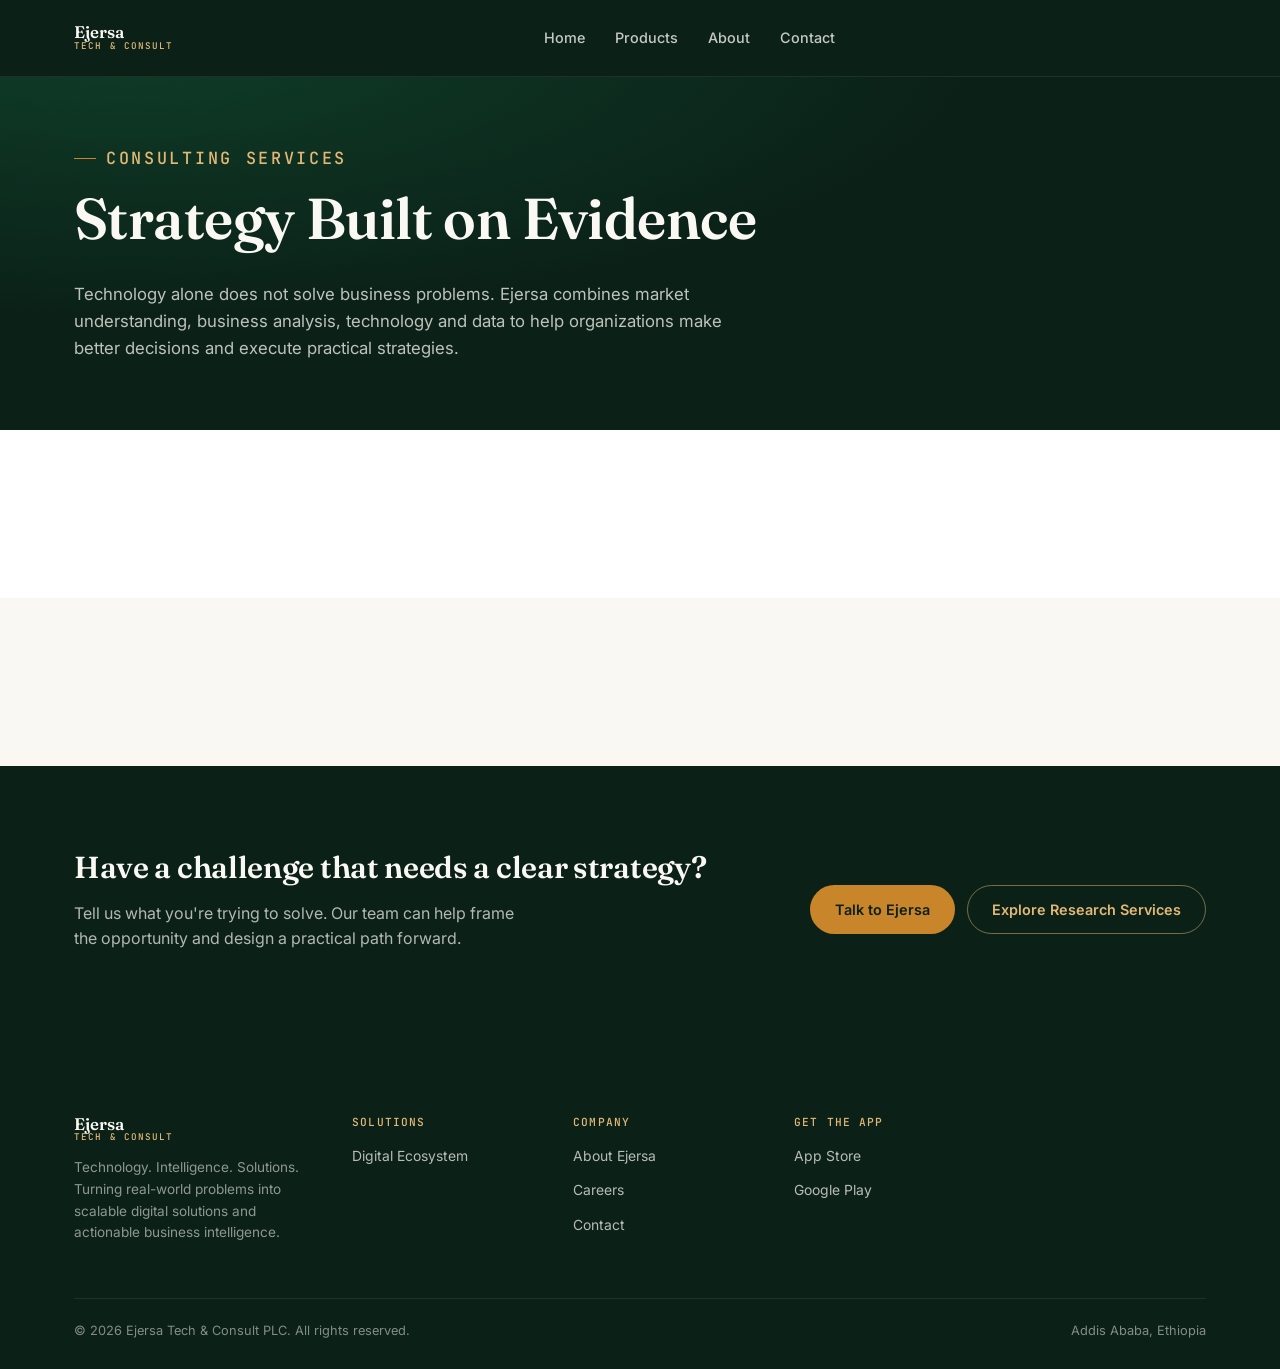
<file: consulting.html>
<!DOCTYPE html>
<html lang="en">

<head>
    <meta charset="UTF-8" />
    <meta name="viewport" content="width=device-width, initial-scale=1.0" />
    <title>Consulting Services — Ejersa Tech &amp; Consult PLC</title>
    <meta name="description"
        content="Business strategy, business development, and technology consulting services to help organizations make better decisions and execute practical strategies." />
    <meta property="og:type" content="website" />
    <meta property="og:title" content="Consulting Services — Ejersa Tech & Consult PLC" />
    <meta property="og:description"
        content="Business strategy, business development, and technology consulting services to help organizations make better decisions and execute practical strategies." />
    <meta property="og:site_name" content="Ejersa Tech & Consult PLC" />
    <meta name="twitter:card" content="summary" />
    <meta name="theme-color" content="#0b2118" />
    <link rel="canonical" href="https://ejersatech.et/consulting.html" />
    <link rel="icon" href="assets/logo/ejersa-logo.png" />
    <link rel="apple-touch-icon" href="assets/logo/ejersa-logo.png" />
    <link rel="preconnect" href="https://fonts.googleapis.com" />
    <link rel="preconnect" href="https://fonts.gstatic.com" crossorigin />
    <link
        href="https://fonts.googleapis.com/css2?family=Fraunces:opsz,wght@9..144,400;9..144,500;9..144,600;9..144,700&family=Inter:wght@400;500;600;700&family=JetBrains+Mono:wght@400;500&display=swap"
        rel="stylesheet" />
    <link rel="stylesheet" href="css/style.css">
</head>

<body>

    <header class="site-header">
        <div class="wrap nav">
            <a href="index.html" class="logo">
                <span class="logo-word">Ejersa<small>Tech &amp; Consult</small></span>
            </a>
            <button class="nav-toggle" aria-label="Toggle menu" aria-expanded="false">
                <span></span><span></span><span></span>
            </button>
            <ul class="nav-links">
                <li><a href="index.html">Home</a></li>
                <li><a href="solutions.html">Products</a></li>
                <li><a href="about.html">About</a></li>
                <li><a href="contact.html">Contact</a></li>
            </ul>
            <div class="nav-cta"></div>
        </div>
    </header>

    <main>
        <section class="page-hero">
            <div class="wrap">
                <p class="eyebrow">Consulting Services</p>
                <h1>Strategy Built on Evidence</h1>
                <p>Technology alone does not solve business problems. Ejersa combines market understanding, business
                    analysis, technology and data to help organizations make better decisions and execute practical
                    strategies.</p>
            </div>
        </section>
        <section class="band-white" id="strategy">
        </section>
        <section class="band-paper" id="technology">
        </section>
        <section class="band-forest">
            <div class="wrap">
                <div class="cta-band reveal">
                    <div>
                        <h2>Have a challenge that needs a clear strategy?</h2>
                        <p>Tell us what you're trying to solve. Our team can help frame the opportunity and design a
                            practical path forward.</p>
                    </div>
                    <div class="btn-row">
                        <a href="contact.html" class="btn btn-primary">Talk to Ejersa</a>
                        <a href="research.html" class="btn btn-outline">Explore Research Services</a>
                    </div>
                </div>
            </div>
        </section>
    </main>
    <footer class="site-footer">
        <div class="wrap">
            <div class="footer-grid">
                <div>
                    <a href="index.html" class="logo">
                        <span class="logo-word">Ejersa<small>Tech &amp; Consult</small></span>
                    </a>
                    <p class="tag">Technology. Intelligence. Solutions. Turning real-world problems into scalable
                        digital solutions and actionable business intelligence.</p>
                </div>
                <div class="footer-col">
                    <h4>Solutions</h4>
                    <ul>
                        <li><a href="solutions.html#ecosystem">Digital Ecosystem</a></li>
                    </ul>
                </div>
                <div class="footer-col">
                    <h4>Company</h4>
                    <ul>
                        <li><a href="about.html">About Ejersa</a></li>
                        <li><a href="careers.html">Careers</a></li>
                        <li><a href="contact.html">Contact</a></li>
                    </ul>
                </div>
                <div class="footer-col">
                    <h4>Get The App</h4>
                    <ul>
                        <li><a href="#">App Store</a></li>
                        <li><a href="#">Google Play</a></li>
                    </ul>
                </div>
            </div>
            <div class="footer-bottom">
                <span>© <span id="year"></span> Ejersa Tech &amp; Consult PLC. All rights reserved.</span>
                <span>Addis Ababa, Ethiopia</span>
            </div>
        </div>
    </footer>
    <button id="to-top" class="to-top" aria-label="Scroll to top">
        <svg viewBox="0 0 24 24" fill="none" stroke="currentColor" stroke-width="2" stroke-linecap="round"
            stroke-linejoin="round">
            <path d="M12 19V5" />
            <path d="M5 12l7-7 7 7" />
        </svg>
    </button>
    <script src="js/main.js"></script>
</body>

</html>
</file>
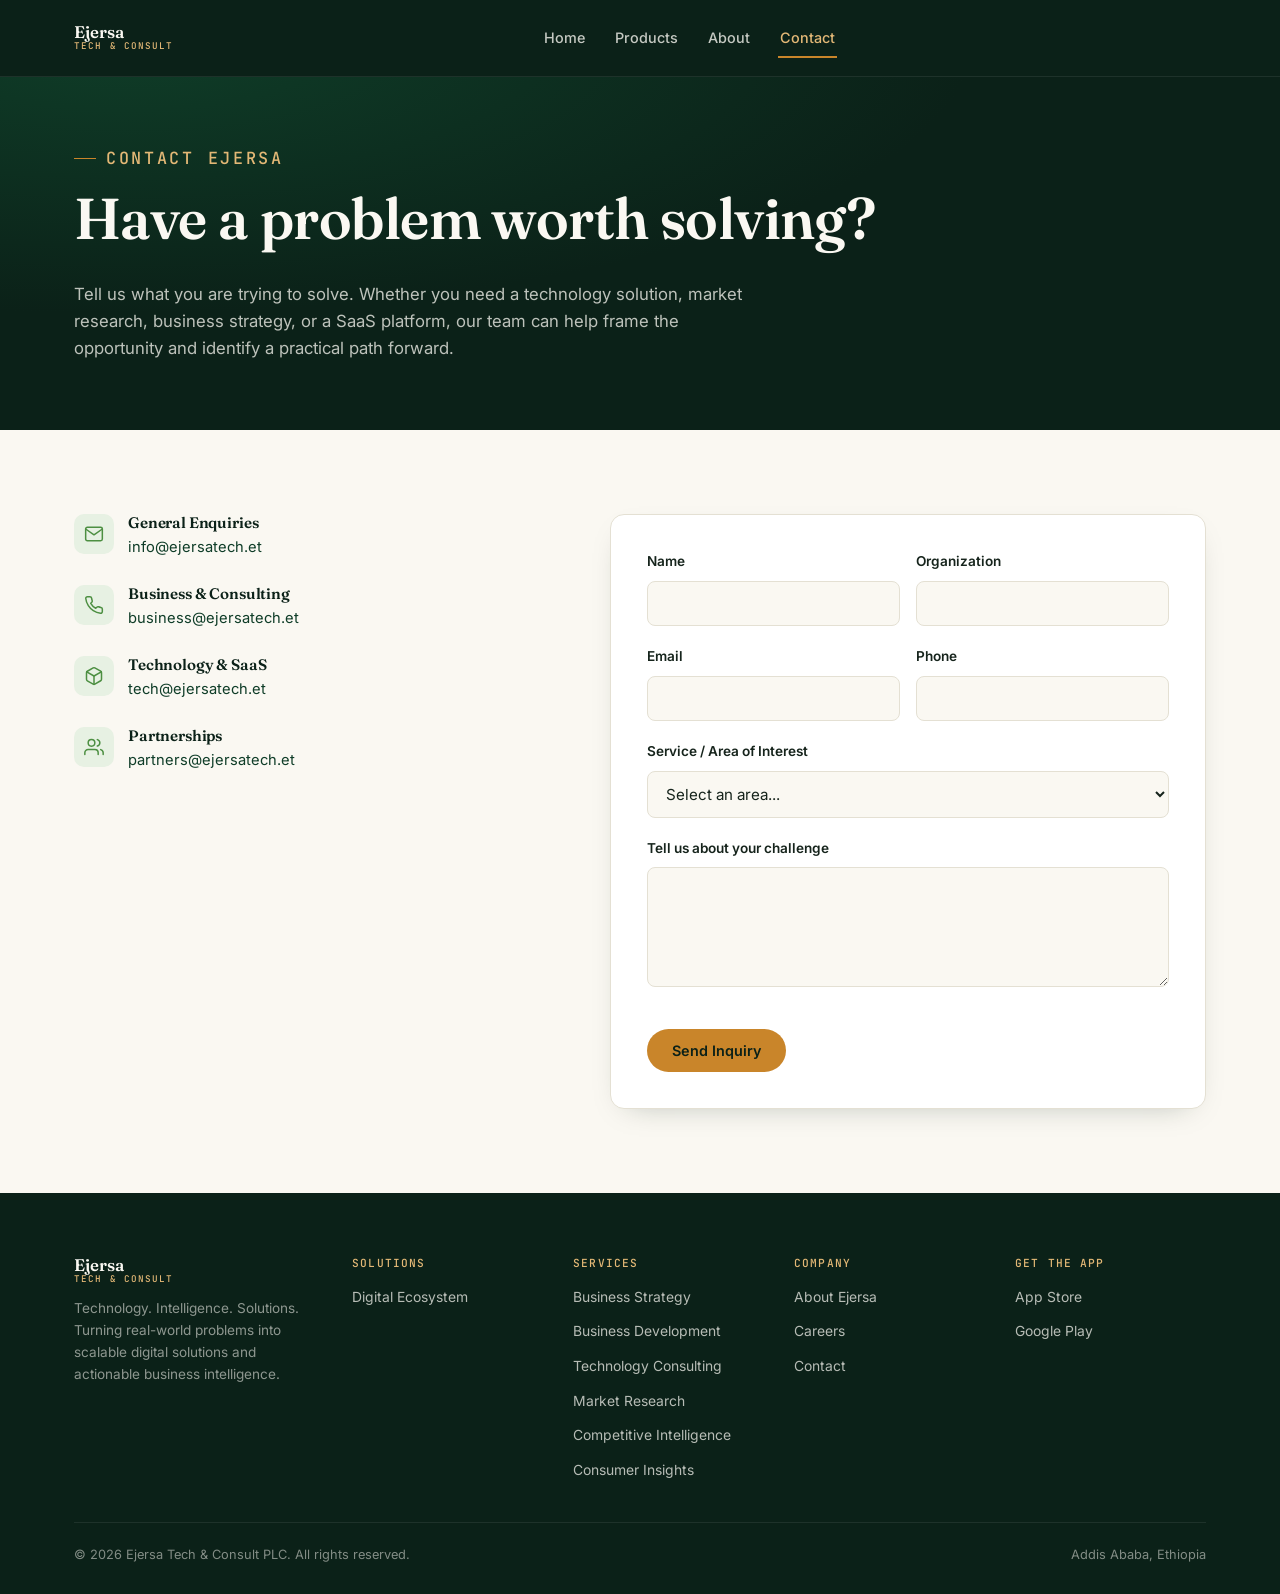
<file: contact.html>
<!DOCTYPE html>
<html lang="en">

<head>
    <meta charset="UTF-8" />
    <meta name="viewport" content="width=device-width, initial-scale=1.0" />
    <title>Contact Us — Ejersa Tech &amp; Consult PLC</title>
    <meta name="description"
        content="Have a problem worth solving? Tell us what you are trying to solve. Our team can help frame the opportunity and identify a practical path forward." />
    <meta property="og:type" content="website" />
    <meta property="og:title" content="Contact Us — Ejersa Tech & Consult PLC" />
    <meta property="og:description"
        content="Have a problem worth solving? Tell us what you are trying to solve. Our team can help frame the opportunity and identify a practical path forward." />
    <meta property="og:site_name" content="Ejersa Tech & Consult PLC" />
    <meta name="twitter:card" content="summary" />
    <meta name="theme-color" content="#0b2118" />
    <link rel="canonical" href="https://ejersatech.et/contact.html" />
    <link rel="icon" href="assets/logo/ejersa-logo.png" />
    <link rel="apple-touch-icon" href="assets/logo/ejersa-logo.png" />
    <link rel="preconnect" href="https://fonts.googleapis.com" />
    <link rel="preconnect" href="https://fonts.gstatic.com" crossorigin />
    <link
        href="https://fonts.googleapis.com/css2?family=Fraunces:opsz,wght@9..144,400;9..144,500;9..144,600;9..144,700&family=Inter:wght@400;500;600;700&family=JetBrains+Mono:wght@400;500&display=swap"
        rel="stylesheet" />
    <link rel="stylesheet" href="css/style.css">
</head>

<body>

    <header class="site-header">
        <div class="wrap nav">
            <a href="index.html" class="logo">
                <span class="logo-word">Ejersa<small>Tech &amp; Consult</small></span>
            </a>
            <button class="nav-toggle" aria-label="Toggle menu" aria-expanded="false">
                <span></span><span></span><span></span>
            </button>
            <ul class="nav-links">
                <li><a href="index.html">Home</a></li>
                <li><a href="solutions.html">Products</a></li>
                <li><a href="about.html">About</a></li>
                <li><a href="contact.html" aria-current="page">Contact</a></li>
            </ul>
            <div class="nav-cta"></div>
        </div>
    </header>

    <main>

        <section class="page-hero">
            <div class="wrap">
                <p class="eyebrow">Contact Ejersa</p>
                <h1>Have a problem worth solving?</h1>
                <p>Tell us what you are trying to solve. Whether you need a technology solution, market research,
                    business strategy, or a SaaS platform, our team can help frame the opportunity and identify a
                    practical path forward.</p>
            </div>
        </section>

        <section class="band-paper">
            <div class="wrap contact-grid">
                <div class="reveal">
                    <div class="contact-info-item">
                        <div class="contact-info-icon"><svg viewBox="0 0 24 24" fill="none" stroke="currentColor"
                                stroke-width="1.8" stroke-linecap="round" stroke-linejoin="round">
                                <path d="M4 4h16c1.1 0 2 .9 2 2v12c0 1.1-.9 2-2 2H4c-1.1 0-2-.9-2-2V6c0-1.1.9-2 2-2z">
                                </path>
                                <polyline points="22,6 12,13 2,6"></polyline>
                            </svg></div>
                        <div>
                            <h4>General Enquiries</h4>
                            <p><a href="mailto:info@ejersatech.et">info@ejersatech.et</a></p>
                        </div>
                    </div>
                    <div class="contact-info-item">
                        <div class="contact-info-icon"><svg viewBox="0 0 24 24" fill="none" stroke="currentColor"
                                stroke-width="1.8" stroke-linecap="round" stroke-linejoin="round">
                                <path
                                    d="M22 16.92v3a2 2 0 0 1-2.18 2 19.79 19.79 0 0 1-8.63-3.07 19.5 19.5 0 0 1-6-6 19.79 19.79 0 0 1-3.07-8.67A2 2 0 0 1 4.11 2h3a2 2 0 0 1 2 1.72 12.84 12.84 0 0 0 .7 2.81 2 2 0 0 1-.45 2.11L8.09 9.91a16 16 0 0 0 6 6l1.27-1.27a2 2 0 0 1 2.11-.45 12.84 12.84 0 0 0 2.81.7A2 2 0 0 1 22 16.92z">
                                </path>
                            </svg></div>
                        <div>
                            <h4>Business &amp; Consulting</h4>
                            <p><a href="mailto:business@ejersatech.et">business@ejersatech.et</a></p>
                        </div>
                    </div>
                    <div class="contact-info-item">
                        <div class="contact-info-icon"><svg viewBox="0 0 24 24" fill="none" stroke="currentColor"
                                stroke-width="1.8" stroke-linecap="round" stroke-linejoin="round">
                                <path
                                    d="M21 16V8a2 2 0 0 0-1-1.73l-7-4a2 2 0 0 0-2 0l-7 4A2 2 0 0 0 3 8v8a2 2 0 0 0 1 1.73l7 4a2 2 0 0 0 2 0l7-4A2 2 0 0 0 21 16z">
                                </path>
                                <polyline points="3.27 6.96 12 12.01 20.73 6.96"></polyline>
                                <line x1="12" y1="22.08" x2="12" y2="12"></line>
                            </svg></div>
                        <div>
                            <h4>Technology &amp; SaaS</h4>
                            <p><a href="mailto:tech@ejersatech.et">tech@ejersatech.et</a></p>
                        </div>
                    </div>
                    <div class="contact-info-item">
                        <div class="contact-info-icon"><svg viewBox="0 0 24 24" fill="none" stroke="currentColor"
                                stroke-width="1.8" stroke-linecap="round" stroke-linejoin="round">
                                <path d="M17 21v-2a4 4 0 0 0-4-4H5a4 4 0 0 0-4 4v2"></path>
                                <circle cx="9" cy="7" r="4"></circle>
                                <path d="M23 21v-2a4 4 0 0 0-3-3.87"></path>
                                <path d="M16 3.13a4 4 0 0 1 0 7.75"></path>
                            </svg></div>
                        <div>
                            <h4>Partnerships</h4>
                            <p><a href="mailto:partners@ejersatech.et">partners@ejersatech.et</a></p>
                        </div>
                    </div>
                </div>
                <div class="reveal">
                    <form id="contact-form" class="form-card">
                        <div id="form-success" role="alert"></div>
                        <div class="field-row">
                            <div class="field">
                                <label for="name">Name</label>
                                <input type="text" id="name" name="name" required>
                            </div>
                            <div class="field">
                                <label for="organization">Organization</label>
                                <input type="text" id="organization" name="organization">
                            </div>
                        </div>
                        <div class="field-row">
                            <div class="field">
                                <label for="email">Email</label>
                                <input type="email" id="email" name="email" required>
                            </div>
                            <div class="field">
                                <label for="phone">Phone</label>
                                <input type="tel" id="phone" name="phone">
                            </div>
                        </div>
                        <div class="field">
                            <label for="interest">Service / Area of Interest</label>
                            <select id="interest" name="interest">
                                <option>Select an area...</option>
                                <option>Business Consulting</option>
                                <option>Technology Consulting</option>
                                <option>Research & Intelligence</option>
                                <option>SaaS Partnership</option>
                                <option>General Inquiry</option>
                            </select>
                        </div>
                        <div class="field">
                            <label for="challenge">Tell us about your challenge</label>
                            <textarea id="challenge" name="challenge" required></textarea>
                        </div>
                        <button type="submit" class="btn btn-primary mt-14">Send Inquiry</button>
                    </form>
                </div>
            </div>
        </section>

    </main>

    <footer class="site-footer">
        <div class="wrap">
            <div class="footer-grid">
                <div>
                    <a href="index.html" class="logo">
                        <span class="logo-word">Ejersa<small>Tech &amp; Consult</small></span>
                    </a>
                    <p class="tag">Technology. Intelligence. Solutions. Turning real-world problems into scalable
                        digital solutions and actionable business intelligence.</p>
                </div>
                <div class="footer-col">
                    <h4>Solutions</h4>
                    <ul>
                        <li><a href="solutions.html#ecosystem">Digital Ecosystem</a></li>
                    </ul>
                </div>
                <div class="footer-col">
                    <h4>Services</h4>
                    <ul>
                        <li><a href="consulting.html#strategy">Business Strategy</a></li>
                        <li><a href="consulting.html#development">Business Development</a></li>
                        <li><a href="consulting.html#technology">Technology Consulting</a></li>
                        <li><a href="research.html#market">Market Research</a></li>
                        <li><a href="research.html#competitive">Competitive Intelligence</a></li>
                        <li><a href="research.html#consumer">Consumer Insights</a></li>
                    </ul>
                </div>
                <div class="footer-col">
                    <h4>Company</h4>
                    <ul>
                        <li><a href="about.html">About Ejersa</a></li>
                        <li><a href="careers.html">Careers</a></li>
                        <li><a href="contact.html">Contact</a></li>
                    </ul>
                </div>
                <div class="footer-col">
                    <h4>Get The App</h4>
                    <ul>
                        <li><a href="#">App Store</a></li>
                        <li><a href="#">Google Play</a></li>
                    </ul>
                </div>
            </div>
            <div class="footer-bottom">
                <span>© <span id="year"></span> Ejersa Tech &amp; Consult PLC. All rights reserved.</span>
                <span>Addis Ababa, Ethiopia</span>
            </div>
        </div>
    </footer>

    <button id="to-top" class="to-top" aria-label="Scroll to top">
        <svg viewBox="0 0 24 24" fill="none" stroke="currentColor" stroke-width="2" stroke-linecap="round"
            stroke-linejoin="round">
            <path d="M12 19V5" />
            <path d="M5 12l7-7 7 7" />
        </svg>
    </button>

    <script src="js/main.js"></script>
</body>

</html>
</file>
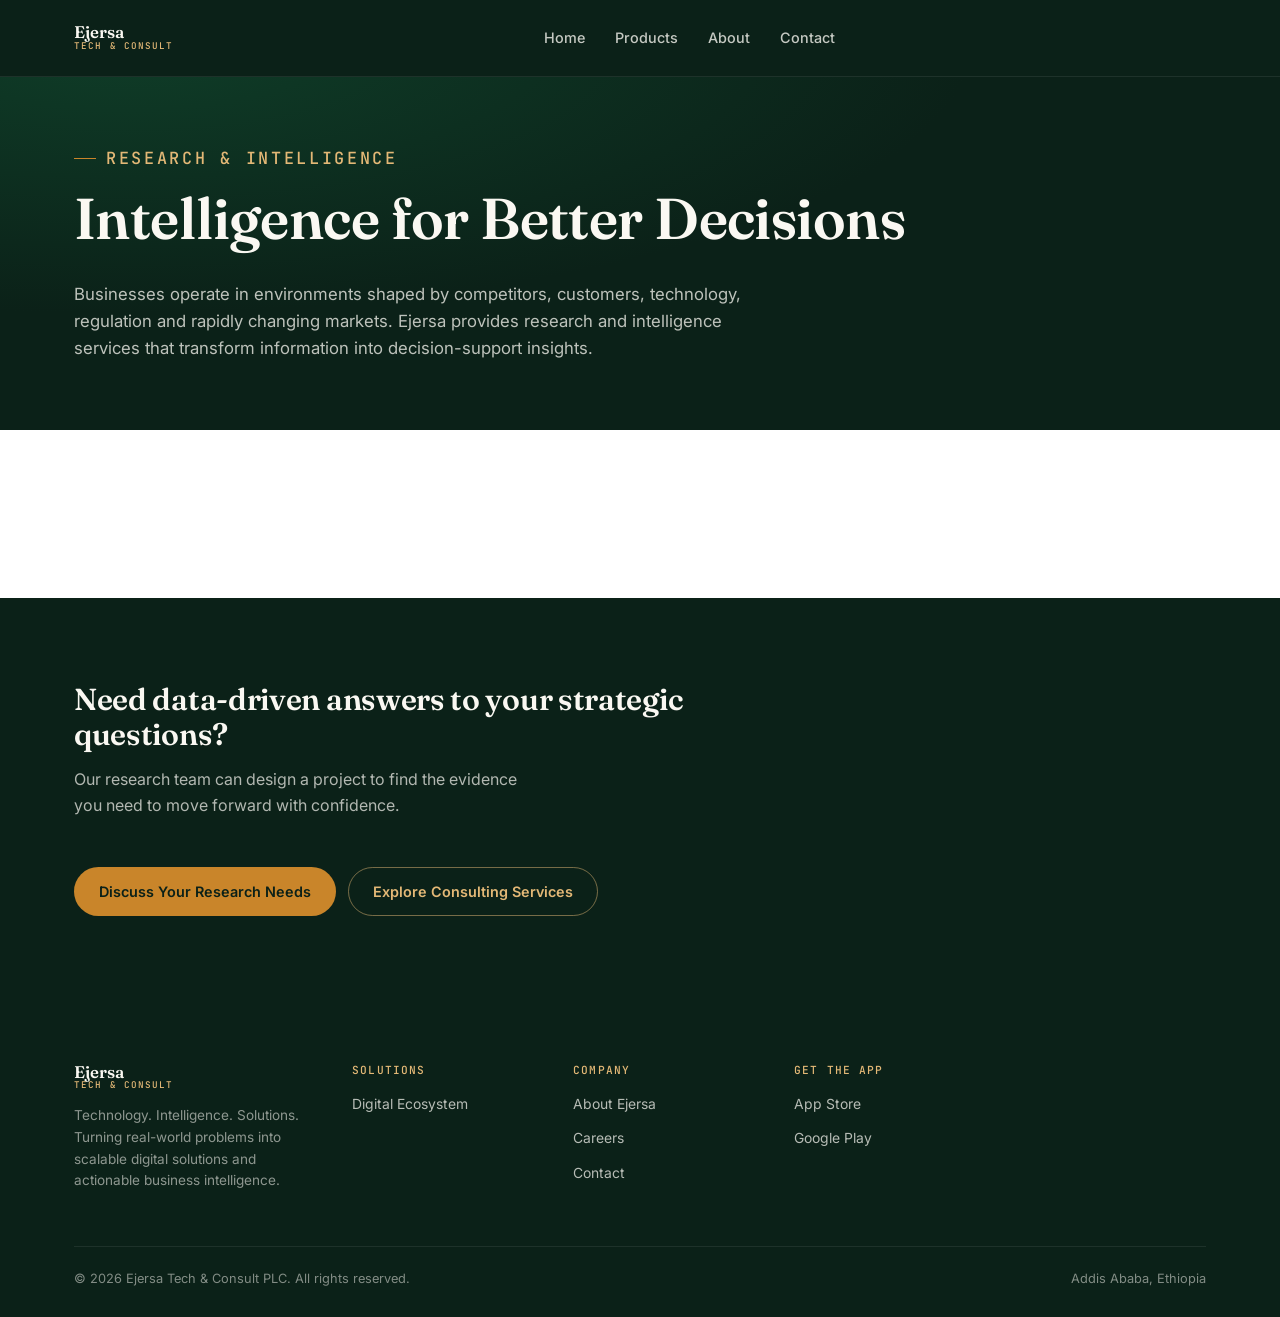
<file: research.html>
<!DOCTYPE html>
<html lang="en">

<head>
    <meta charset="UTF-8" />
    <meta name="viewport" content="width=device-width, initial-scale=1.0" />
    <title>Research &amp; Intelligence — Ejersa Tech &amp; Consult PLC</title>
    <meta name="description"
        content="Market research, competitive intelligence, and consumer insights to help organizations make better, evidence-based decisions." />
    <meta property="og:type" content="website" />
    <meta property="og:title" content="Research &amp; Intelligence — Ejersa Tech & Consult PLC" />
    <meta property="og:description"
        content="Market research, competitive intelligence, and consumer insights to help organizations make better, evidence-based decisions." />
    <meta property="og:site_name" content="Ejersa Tech & Consult PLC" />
    <meta name="twitter:card" content="summary" />
    <meta name="theme-color" content="#0b2118" />
    <link rel="canonical" href="https://ejersatech.et/research.html" />
    <link rel="icon" href="assets/logo/ejersa-logo.png" />
    <link rel="apple-touch-icon" href="assets/logo/ejersa-logo.png" />
    <link rel="preconnect" href="https://fonts.googleapis.com" />
    <link rel="preconnect" href="https://fonts.gstatic.com" crossorigin />
    <link
        href="https://fonts.googleapis.com/css2?family=Fraunces:opsz,wght@9..144,400;9..144,500;9..144,600;9..144,700&family=Inter:wght@400;500;600;700&family=JetBrains+Mono:wght@400;500&display=swap"
        rel="stylesheet" />
    <link rel="stylesheet" href="css/style.css">
</head>

<body>

    <header class="site-header">
        <div class="wrap nav">
            <a href="index.html" class="logo">
                <span class="logo-word">Ejersa<small>Tech &amp; Consult</small></span>
            </a>
            <button class="nav-toggle" aria-label="Toggle menu" aria-expanded="false">
                <span></span><span></span><span></span>
            </button>
            <ul class="nav-links">
                <li><a href="index.html">Home</a></li>
                <li><a href="solutions.html">Products</a></li>
                <li><a href="about.html">About</a></li>
                <li><a href="contact.html">Contact</a></li>
            </ul>
            <div class="nav-cta"></div>
        </div>
    </header>

    <main>
        <section class="page-hero">
            <div class="wrap">
                <p class="eyebrow">Research &amp; Intelligence</p>
                <h1>Intelligence for Better Decisions</h1>
                <p>Businesses operate in environments shaped by competitors, customers, technology, regulation and
                    rapidly changing markets. Ejersa provides research and intelligence services that transform
                    information into decision-support insights.</p>
            </div>
        </section>
        <section class="band-white">
        </section>
        <section class="band-forest">
            <div class="wrap">
                <div class="cta-band reveal">
                    <div>
                        <h2>Need data-driven answers to your strategic questions?</h2>
                        <p>Our research team can design a project to find the evidence you need to move forward with
                            confidence.</p>
                    </div>
                    <div class="btn-row">
                        <a href="contact.html" class="btn btn-primary">Discuss Your Research Needs</a>
                        <a href="consulting.html" class="btn btn-outline">Explore Consulting Services</a>
                    </div>
                </div>
            </div>
        </section>
    </main>
    <footer class="site-footer">
        <div class="wrap">
            <div class="footer-grid">
                <div>
                    <a href="index.html" class="logo">
                        <span class="logo-word">Ejersa<small>Tech &amp; Consult</small></span>
                    </a>
                    <p class="tag">Technology. Intelligence. Solutions. Turning real-world problems into scalable
                        digital solutions and actionable business intelligence.</p>
                </div>
                <div class="footer-col">
                    <h4>Solutions</h4>
                    <ul>
                        <li><a href="solutions.html#ecosystem">Digital Ecosystem</a></li>
                    </ul>
                </div>
                <div class="footer-col">
                    <h4>Company</h4>
                    <ul>
                        <li><a href="about.html">About Ejersa</a></li>
                        <li><a href="careers.html">Careers</a></li>
                        <li><a href="contact.html">Contact</a></li>
                    </ul>
                </div>
                <div class="footer-col">
                    <h4>Get The App</h4>
                    <ul>
                        <li><a href="#">App Store</a></li>
                        <li><a href="#">Google Play</a></li>
                    </ul>
                </div>
            </div>
            <div class="footer-bottom">
                <span>© <span id="year"></span> Ejersa Tech &amp; Consult PLC. All rights reserved.</span>
                <span>Addis Ababa, Ethiopia</span>
            </div>
        </div>
    </footer>
    <button id="to-top" class="to-top" aria-label="Scroll to top">
        <svg viewBox="0 0 24 24" fill="none" stroke="currentColor" stroke-width="2" stroke-linecap="round"
            stroke-linejoin="round">
            <path d="M12 19V5" />
            <path d="M5 12l7-7 7 7" />
        </svg>
    </button>
    <script src="js/main.js"></script>
</body>

</html>
</file>
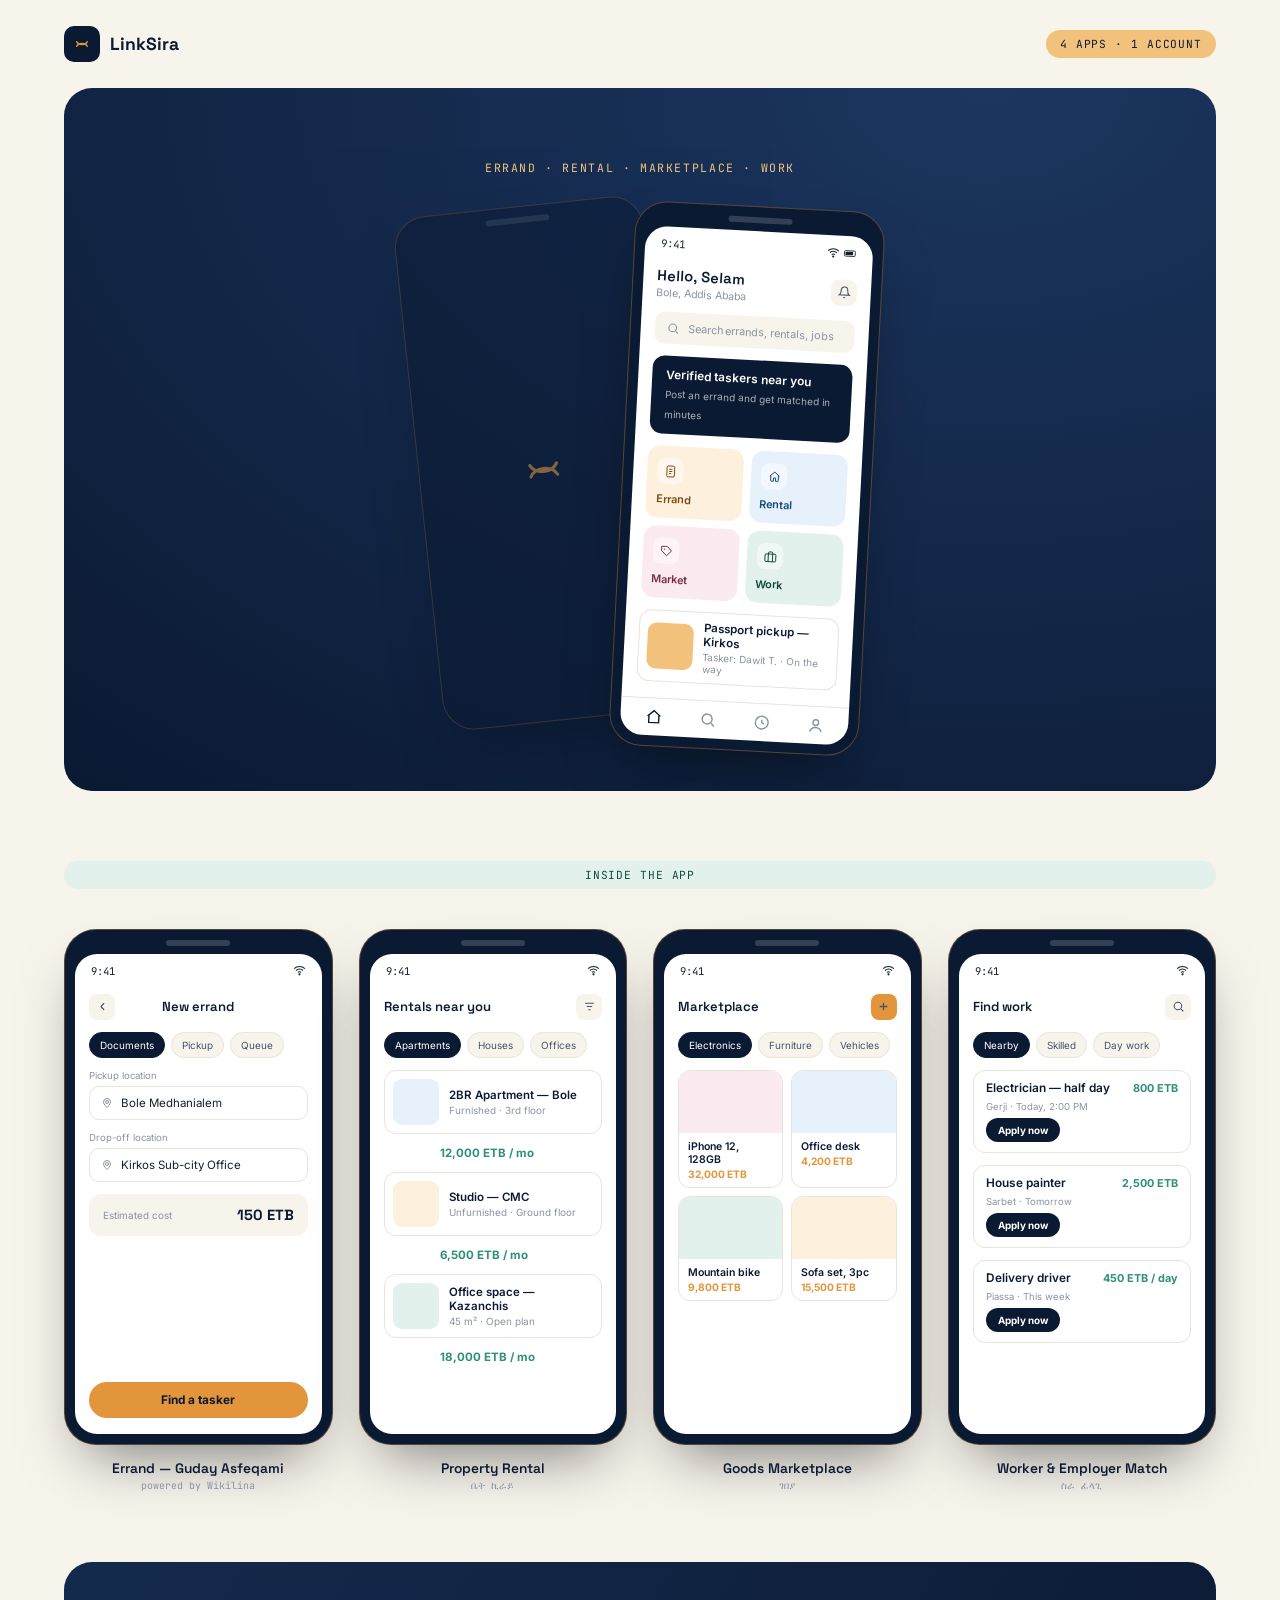
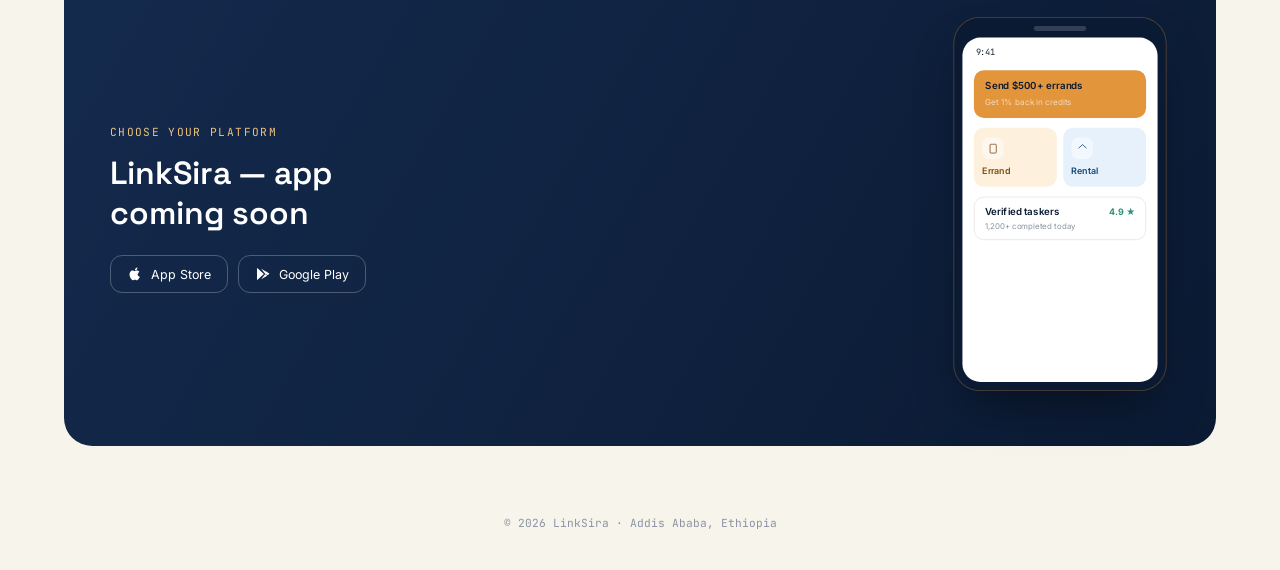
<file: solutions.html>
<!DOCTYPE html>
<html lang="en">

<head>
    <meta charset="UTF-8" />
    <meta name="viewport" content="width=device-width, initial-scale=1.0" />
    <title>LinkSira</title>
    <link rel="preconnect" href="https://fonts.googleapis.com" />
    <link rel="preconnect" href="https://fonts.gstatic.com" crossorigin />
    <link
        href="https://fonts.googleapis.com/css2?family=Space+Grotesk:wght@500;600;700&family=Inter:wght@400;500;600;700&family=JetBrains+Mono:wght@400;500&display=swap"
        rel="stylesheet" />
    <style>
        :root {
            --navy-950: #0b1a33;
            --navy-800: #142a4d;
            --navy-700: #1c3660;
            --amber-500: #e2953b;
            --amber-300: #f2c27c;
            --amber-100: #fdf0dd;
            --teal-500: #2f8f7a;
            --teal-100: #e2f1ec;
            --sky-500: #4b8fd1;
            --sky-100: #e6f1fb;
            --rose-500: #c8607a;
            --rose-100: #fbeaf0;
            --cream-50: #f7f4ec;
            --paper: #ffffff;
            --ink-900: #14202e;
            --ink-700: #46536b;
            --ink-faint: #8a93a3;
            --line: #e7e4d9;
        }

        * { box-sizing: border-box; }
        body { margin: 0; background: var(--cream-50); font-family: 'Inter', sans-serif; color: var(--ink-900); }
        .wrap { max-width: 1200px; margin: 0 auto; padding: 0 24px; }
        h1, h2, .disp { font-family: 'Space Grotesk', sans-serif; font-weight: 600; margin: 0; }
        .mono { font-family: 'JetBrains Mono', monospace; }
        img, svg { display: block; }

        /* header */
        header { display: flex; align-items: center; justify-content: space-between; padding: 26px 0; }
        .brand { display: flex; align-items: center; gap: 10px; }
        .brand-mark { width: 36px; height: 36px; border-radius: 10px; background: var(--navy-950); display: flex; align-items: center; justify-content: center; }
        .brand-name { font-family: 'Space Grotesk', sans-serif; font-weight: 700; font-size: 1.1rem; color: var(--navy-950); }
        .pill-tag { font-family: 'JetBrains Mono', monospace; font-size: .7rem; letter-spacing: .08em; text-transform: uppercase; color: var(--navy-950); background: var(--amber-300); padding: 7px 14px; border-radius: 999px; }

        /* hero */
        .hero { position: relative; background: radial-gradient(120% 130% at 80% 0%, var(--navy-700), var(--navy-950)); border-radius: 28px; padding: 60px 20px 0; overflow: hidden; margin-bottom: 70px; }
        .hero-label { text-align: center; color: var(--amber-300); font-family: 'JetBrains Mono', monospace; font-size: .72rem; letter-spacing: .14em; text-transform: uppercase; margin-bottom: 30px; }
        .hero-phones { display: flex; justify-content: center; align-items: flex-end; gap: 0; position: relative; }
        .phone-back { transform: translateX(28px) rotate(-6deg); opacity: .55; margin-bottom: 30px; }
        .phone-front { transform: translateX(-18px) rotate(3deg); z-index: 2; }

        /* phone frame */
        .phone { width: 250px; flex-shrink: 0; }
        .phone-frame { background: var(--navy-950); border: 1px solid rgba(226,149,59,.35); border-radius: 32px; padding: 10px; box-shadow: 0 30px 60px -22px rgba(0,0,0,.5); }
        .phone-notch { width: 64px; height: 6px; border-radius: 999px; background: rgba(255,255,255,.16); margin: 0 auto 8px; }
        .phone-screen { background: var(--paper); border-radius: 22px; overflow: hidden; min-height: 480px; display: flex; flex-direction: column; }
        .status-row { display: flex; justify-content: space-between; align-items: center; padding: 10px 16px 4px; font-family: 'JetBrains Mono', monospace; font-size: .66rem; color: var(--ink-900); }
        .status-icons { display: flex; gap: 4px; align-items: center; }
        .status-icons svg { width: 13px; height: 13px; }
        .screen-body { padding: 12px 14px 16px; flex: 1; display: flex; flex-direction: column; gap: 12px; }

        /* generic app-ui bits */
        .app-header { display: flex; align-items: center; justify-content: space-between; }
        .app-header .greet { font-family: 'Space Grotesk', sans-serif; font-weight: 600; font-size: .92rem; color: var(--navy-950); }
        .app-header .sub { font-size: .66rem; color: var(--ink-faint); margin-top: 2px; }
        .icon-btn { width: 26px; height: 26px; border-radius: 8px; background: var(--cream-50); display: flex; align-items: center; justify-content: center; }
        .icon-btn svg { width: 13px; height: 13px; stroke: var(--ink-700); }
        .search-bar { display: flex; align-items: center; gap: 8px; background: var(--cream-50); border-radius: 10px; padding: 9px 12px; }
        .search-bar svg { width: 13px; height: 13px; stroke: var(--ink-faint); flex-shrink: 0; }
        .search-bar span { font-size: .68rem; color: var(--ink-faint); }
        .banner { border-radius: 12px; padding: 12px 14px; background: var(--navy-950); color: var(--paper); }
        .banner strong { display: block; font-size: .74rem; font-weight: 600; }
        .banner span { font-size: .62rem; color: rgba(255,255,255,.65); }
        .chips { display: flex; gap: 6px; flex-wrap: wrap; }
        .chip { font-size: .62rem; padding: 6px 10px; border-radius: 999px; background: var(--cream-50); color: var(--ink-700); border: 1px solid var(--line); }
        .chip.active { background: var(--navy-950); color: var(--paper); border-color: var(--navy-950); }

        .tile-grid { display: grid; grid-template-columns: 1fr 1fr; gap: 8px; }
        .tile { border-radius: 12px; padding: 12px 10px; display: flex; flex-direction: column; gap: 8px; }
        .tile .t-ico { width: 26px; height: 26px; border-radius: 8px; background: rgba(255,255,255,.5); display: flex; align-items: center; justify-content: center; }
        .tile .t-ico svg { width: 13px; height: 13px; }
        .tile span { font-size: .68rem; font-weight: 600; }
        .tile.amber { background: var(--amber-100); color: #7a4c14; }
        .tile.sky { background: var(--sky-100); color: #164a7c; }
        .tile.teal { background: var(--teal-100); color: #0f4a3d; }
        .tile.rose { background: var(--rose-100); color: #7a2c42; }

        .field { display: flex; flex-direction: column; gap: 5px; }
        .field label { font-size: .6rem; color: var(--ink-faint); }
        .field .box { border: 1px solid var(--line); border-radius: 10px; padding: 9px 11px; font-size: .72rem; color: var(--ink-900); display: flex; align-items: center; gap: 8px; }
        .field .box svg { width: 12px; height: 12px; stroke: var(--ink-faint); flex-shrink: 0; }

        .estimate-card { border-radius: 12px; background: var(--cream-50); padding: 12px 14px; display: flex; justify-content: space-between; align-items: center; }
        .estimate-card span { font-size: .62rem; color: var(--ink-faint); }
        .estimate-card strong { font-size: .92rem; font-family: 'Space Grotesk', sans-serif; color: var(--navy-950); }

        .btn-block { background: var(--amber-500); color: var(--navy-950); border-radius: 999px; padding: 11px; text-align: center; font-size: .74rem; font-weight: 700; }

        .list-card { display: flex; gap: 10px; border: 1px solid var(--line); border-radius: 12px; padding: 8px; align-items: center; }
        .list-thumb { width: 46px; height: 46px; border-radius: 9px; flex-shrink: 0; }
        .list-info { flex: 1; }
        .list-info .lt1 { font-size: .72rem; font-weight: 600; color: var(--navy-950); }
        .list-info .lt2 { font-size: .62rem; color: var(--ink-faint); margin-top: 2px; }
        .list-price { font-size: .72rem; font-weight: 700; color: var(--teal-500); }

        .goods-grid { display: grid; grid-template-columns: 1fr 1fr; gap: 8px; }
        .goods-card { border: 1px solid var(--line); border-radius: 12px; overflow: hidden; }
        .goods-thumb { height: 62px; }
        .goods-info { padding: 7px 9px; }
        .goods-info .g1 { font-size: .66rem; font-weight: 600; color: var(--navy-950); }
        .goods-info .g2 { font-size: .64rem; color: var(--amber-500); font-weight: 700; margin-top: 2px; }

        .job-card { border: 1px solid var(--line); border-radius: 12px; padding: 10px 12px; display: flex; flex-direction: column; gap: 6px; }
        .job-top { display: flex; justify-content: space-between; align-items: center; }
        .job-top .j1 { font-size: .74rem; font-weight: 600; color: var(--navy-950); }
        .job-top .j2 { font-size: .68rem; font-weight: 700; color: var(--teal-500); }
        .job-meta { font-size: .6rem; color: var(--ink-faint); }
        .job-apply { align-self: flex-start; font-size: .62rem; font-weight: 700; padding: 6px 12px; border-radius: 999px; background: var(--navy-950); color: var(--paper); }

        .bottom-nav { display: flex; justify-content: space-around; padding: 10px 6px; border-top: 1px solid var(--line); }
        .bottom-nav svg { width: 17px; height: 17px; stroke: var(--ink-faint); }
        .bottom-nav .active svg { stroke: var(--navy-950); }

        /* gallery */
        .gallery-head { text-align: center; margin-bottom: 40px; }
        .gallery { display: grid; grid-template-columns: repeat(4, 1fr); gap: 26px; margin-bottom: 70px; }
        .gallery .phone { width: 100%; }
        .gallery-cap { text-align: center; margin-top: 14px; }
        .gallery-cap .name { font-family: 'Space Grotesk', sans-serif; font-weight: 600; font-size: .86rem; color: var(--navy-950); }
        .gallery-cap .tag { font-family: 'JetBrains Mono', monospace; font-size: .62rem; color: var(--ink-faint); margin-top: 2px; }

        /* download band */
        .download-band { background: linear-gradient(120deg, var(--navy-800), var(--navy-950)); border-radius: 28px; padding: 54px 46px; display: grid; grid-template-columns: 1fr auto; align-items: center; gap: 30px; margin-bottom: 50px; }
        .download-copy h2 { color: var(--paper); font-size: clamp(1.5rem, 3vw, 2rem); max-width: 16ch; }
        .store-row { display: flex; gap: 10px; margin-top: 22px; }
        .store-chip { display: flex; align-items: center; gap: 8px; padding: 10px 16px; border-radius: 12px; border: 1px solid rgba(255,255,255,.25); color: var(--paper); font-size: .78rem; }
        .store-chip svg { width: 16px; height: 16px; }
        .download-phone .phone-frame { transform: scale(.82); margin: -40px -20px; }

        footer { text-align: center; padding: 20px 0 40px; color: var(--ink-faint); font-family: 'JetBrains Mono', monospace; font-size: .7rem; }

        @media (max-width: 980px) {
            .gallery { grid-template-columns: 1fr 1fr; }
            .hero-phones { flex-direction: column; align-items: center; gap: 20px; }
            .phone-back, .phone-front { transform: none; opacity: 1; margin: 0; }
            .download-band { grid-template-columns: 1fr; text-align: center; }
            .store-row { justify-content: center; }
            .download-phone { justify-self: center; }
        }
        @media (max-width: 560px) {
            .gallery { grid-template-columns: 1fr; }
        }
    </style>
</head>

<body>
    <div class="wrap">

        <header>
            <div class="brand">
                <span class="brand-mark">
                    <svg width="18" height="18" viewBox="0 0 24 24" fill="none">
                        <path d="M5 15c2.5-5 11.5-5 14 0M5 9c2.5 5 11.5 5 14 0" stroke="#e2953b" stroke-width="2"
                            stroke-linecap="round" />
                    </svg>
                </span>
                <span class="brand-name">LinkSira</span>
            </div>
            <span class="pill-tag">4 apps · 1 account</span>
        </header>

        <!-- HERO -->
        <section class="hero">
            <p class="hero-label">Errand · Rental · Marketplace · Work</p>
            <div class="hero-phones">

                <div class="phone phone-back">
                    <div class="phone-frame">
                        <div class="phone-notch"></div>
                        <div class="phone-screen" style="background:var(--navy-950); align-items:center; justify-content:center;">
                            <svg width="46" height="46" viewBox="0 0 24 24" fill="none">
                                <path d="M5 15c2.5-5 11.5-5 14 0M5 9c2.5 5 11.5 5 14 0" stroke="#e2953b"
                                    stroke-width="1.6" stroke-linecap="round" />
                            </svg>
                        </div>
                    </div>
                </div>

                <div class="phone phone-front">
                    <div class="phone-frame">
                        <div class="phone-notch"></div>
                        <div class="phone-screen">
                            <div class="status-row"><span>9:41</span>
                                <div class="status-icons">
                                    <svg viewBox="0 0 24 24" fill="none" stroke="currentColor" stroke-width="2"><path d="M2 8.5a15 15 0 0 1 20 0M5.5 12a10 10 0 0 1 13 0M9 15.5a5 5 0 0 1 6 0" /><circle cx="12" cy="19" r="1" fill="currentColor" /></svg>
                                    <svg viewBox="0 0 24 24" fill="currentColor"><rect x="1" y="7" width="20" height="10" rx="2" fill="none" stroke="currentColor" stroke-width="1.6" /><rect x="3" y="9" width="14" height="6" rx="1" /></svg>
                                </div>
                            </div>
                            <div class="screen-body">
                                <div class="app-header">
                                    <div><div class="greet">Hello, Selam</div><div class="sub">Bole, Addis Ababa</div></div>
                                    <div class="icon-btn"><svg viewBox="0 0 24 24" fill="none" stroke="currentColor" stroke-width="2"><path d="M18 8a6 6 0 1 0-12 0c0 7-3 9-3 9h18s-3-2-3-9" /><path d="M13.7 21a2 2 0 0 1-3.4 0" /></svg></div>
                                </div>
                                <div class="search-bar"><svg viewBox="0 0 24 24" fill="none" stroke="currentColor" stroke-width="2"><circle cx="11" cy="11" r="7" /><path d="M21 21l-4.3-4.3" /></svg><span>Search errands, rentals, jobs</span></div>
                                <div class="banner"><strong>Verified taskers near you</strong><span>Post an errand and get matched in minutes</span></div>
                                <div class="tile-grid">
                                    <div class="tile amber"><div class="t-ico"><svg viewBox="0 0 24 24" fill="none" stroke="currentColor" stroke-width="1.8"><rect x="5" y="2" width="14" height="20" rx="2" /><path d="M9 8h6M9 12h6M9 16h4" /></svg></div><span>Errand</span></div>
                                    <div class="tile sky"><div class="t-ico"><svg viewBox="0 0 24 24" fill="none" stroke="currentColor" stroke-width="1.8"><path d="M3 11l9-8 9 8" /><path d="M5 10v9a1 1 0 0 0 1 1h4v-6h4v6h4a1 1 0 0 0 1-1v-9" /></svg></div><span>Rental</span></div>
                                    <div class="tile rose"><div class="t-ico"><svg viewBox="0 0 24 24" fill="none" stroke="currentColor" stroke-width="1.8"><path d="M12.6 2.6 21 11l-9 9-9.4-9.4V3h7.4z" /><circle cx="8" cy="8" r="1.3" fill="currentColor" stroke="none" /></svg></div><span>Market</span></div>
                                    <div class="tile teal"><div class="t-ico"><svg viewBox="0 0 24 24" fill="none" stroke="currentColor" stroke-width="1.8"><rect x="2" y="7" width="20" height="14" rx="2" /><path d="M16 21V5a2 2 0 0 0-2-2h-4a2 2 0 0 0-2 2v16" /></svg></div><span>Work</span></div>
                                </div>
                                <div class="list-card">
                                    <div class="list-thumb" style="background:var(--amber-300);"></div>
                                    <div class="list-info"><div class="lt1">Passport pickup — Kirkos</div><div class="lt2">Tasker: Dawit T. · On the way</div></div>
                                </div>
                            </div>
                            <div class="bottom-nav">
                                <div class="active"><svg viewBox="0 0 24 24" fill="none" stroke="currentColor" stroke-width="2"><path d="M3 11l9-8 9 8" /><path d="M5 10v10h14V10" /></svg></div>
                                <div><svg viewBox="0 0 24 24" fill="none" stroke="currentColor" stroke-width="2"><circle cx="11" cy="11" r="7" /><path d="M21 21l-4.3-4.3" /></svg></div>
                                <div><svg viewBox="0 0 24 24" fill="none" stroke="currentColor" stroke-width="2"><path d="M12 8v4l3 2" /><circle cx="12" cy="12" r="9" /></svg></div>
                                <div><svg viewBox="0 0 24 24" fill="none" stroke="currentColor" stroke-width="2"><circle cx="12" cy="8" r="4" /><path d="M4 21c1.5-4.5 5-6 8-6s6.5 1.5 8 6" /></svg></div>
                            </div>
                        </div>
                    </div>
                </div>

            </div>
            <div style="height:40px;"></div>
        </section>

        <!-- GALLERY -->
        <section class="gallery-head">
            <p class="pill-tag" style="background:var(--teal-100); color:#0f4a3d;">Inside the app</p>
        </section>

        <section class="gallery">

            <!-- ERRAND SCREEN -->
            <div>
                <div class="phone">
                    <div class="phone-frame">
                        <div class="phone-notch"></div>
                        <div class="phone-screen">
                            <div class="status-row"><span>9:41</span>
                                <div class="status-icons"><svg viewBox="0 0 24 24" fill="none" stroke="currentColor" stroke-width="2"><path d="M2 8.5a15 15 0 0 1 20 0M5.5 12a10 10 0 0 1 13 0M9 15.5a5 5 0 0 1 6 0" /><circle cx="12" cy="19" r="1" fill="currentColor" /></svg></div>
                            </div>
                            <div class="screen-body">
                                <div class="app-header">
                                    <div class="icon-btn"><svg viewBox="0 0 24 24" fill="none" stroke="currentColor" stroke-width="2"><path d="M15 18l-6-6 6-6" /></svg></div>
                                    <div class="greet" style="font-size:.82rem;">New errand</div>
                                    <div style="width:26px;"></div>
                                </div>
                                <div class="chips">
                                    <span class="chip active">Documents</span><span class="chip">Pickup</span><span class="chip">Queue</span>
                                </div>
                                <div class="field"><label>Pickup location</label><div class="box"><svg viewBox="0 0 24 24" fill="none" stroke="currentColor" stroke-width="2"><circle cx="12" cy="10" r="3" /><path d="M12 21s7-6.5 7-11a7 7 0 1 0-14 0c0 4.5 7 11 7 11Z" /></svg>Bole Medhanialem</div></div>
                                <div class="field"><label>Drop-off location</label><div class="box"><svg viewBox="0 0 24 24" fill="none" stroke="currentColor" stroke-width="2"><circle cx="12" cy="10" r="3" /><path d="M12 21s7-6.5 7-11a7 7 0 1 0-14 0c0 4.5 7 11 7 11Z" /></svg>Kirkos Sub-city Office</div></div>
                                <div class="estimate-card"><span>Estimated cost</span><strong>150 ETB</strong></div>
                                <div style="flex:1;"></div>
                                <div class="btn-block">Find a tasker</div>
                            </div>
                        </div>
                    </div>
                </div>
                <div class="gallery-cap"><div class="name">Errand — Guday Asfeqami</div><div class="tag">powered by Wikilina</div></div>
            </div>

            <!-- RENTAL SCREEN -->
            <div>
                <div class="phone">
                    <div class="phone-frame">
                        <div class="phone-notch"></div>
                        <div class="phone-screen">
                            <div class="status-row"><span>9:41</span>
                                <div class="status-icons"><svg viewBox="0 0 24 24" fill="none" stroke="currentColor" stroke-width="2"><path d="M2 8.5a15 15 0 0 1 20 0M5.5 12a10 10 0 0 1 13 0M9 15.5a5 5 0 0 1 6 0" /><circle cx="12" cy="19" r="1" fill="currentColor" /></svg></div>
                            </div>
                            <div class="screen-body">
                                <div class="app-header">
                                    <div class="greet" style="font-size:.82rem;">Rentals near you</div>
                                    <div class="icon-btn"><svg viewBox="0 0 24 24" fill="none" stroke="currentColor" stroke-width="2"><path d="M4 6h16M7 12h10M10 18h4" /></svg></div>
                                </div>
                                <div class="chips"><span class="chip active">Apartments</span><span class="chip">Houses</span><span class="chip">Offices</span></div>
                                <div class="list-card"><div class="list-thumb" style="background:var(--sky-100);"></div><div class="list-info"><div class="lt1">2BR Apartment — Bole</div><div class="lt2">Furnished · 3rd floor</div></div></div>
                                <div class="list-price" style="margin-left:56px;">12,000 ETB / mo</div>
                                <div class="list-card"><div class="list-thumb" style="background:var(--amber-100);"></div><div class="list-info"><div class="lt1">Studio — CMC</div><div class="lt2">Unfurnished · Ground floor</div></div></div>
                                <div class="list-price" style="margin-left:56px;">6,500 ETB / mo</div>
                                <div class="list-card"><div class="list-thumb" style="background:var(--teal-100);"></div><div class="list-info"><div class="lt1">Office space — Kazanchis</div><div class="lt2">45 m² · Open plan</div></div></div>
                                <div class="list-price" style="margin-left:56px;">18,000 ETB / mo</div>
                            </div>
                        </div>
                    </div>
                </div>
                <div class="gallery-cap"><div class="name">Property Rental</div><div class="tag">ቤት ኪራይ</div></div>
            </div>

            <!-- MARKETPLACE SCREEN -->
            <div>
                <div class="phone">
                    <div class="phone-frame">
                        <div class="phone-notch"></div>
                        <div class="phone-screen">
                            <div class="status-row"><span>9:41</span>
                                <div class="status-icons"><svg viewBox="0 0 24 24" fill="none" stroke="currentColor" stroke-width="2"><path d="M2 8.5a15 15 0 0 1 20 0M5.5 12a10 10 0 0 1 13 0M9 15.5a5 5 0 0 1 6 0" /><circle cx="12" cy="19" r="1" fill="currentColor" /></svg></div>
                            </div>
                            <div class="screen-body">
                                <div class="app-header">
                                    <div class="greet" style="font-size:.82rem;">Marketplace</div>
                                    <div class="icon-btn" style="background:var(--amber-500);"><svg viewBox="0 0 24 24" fill="none" stroke="#0b1a33" stroke-width="2.4"><path d="M12 5v14M5 12h14" /></svg></div>
                                </div>
                                <div class="chips"><span class="chip active">Electronics</span><span class="chip">Furniture</span><span class="chip">Vehicles</span></div>
                                <div class="goods-grid">
                                    <div class="goods-card"><div class="goods-thumb" style="background:var(--rose-100);"></div><div class="goods-info"><div class="g1">iPhone 12, 128GB</div><div class="g2">32,000 ETB</div></div></div>
                                    <div class="goods-card"><div class="goods-thumb" style="background:var(--sky-100);"></div><div class="goods-info"><div class="g1">Office desk</div><div class="g2">4,200 ETB</div></div></div>
                                    <div class="goods-card"><div class="goods-thumb" style="background:var(--teal-100);"></div><div class="goods-info"><div class="g1">Mountain bike</div><div class="g2">9,800 ETB</div></div></div>
                                    <div class="goods-card"><div class="goods-thumb" style="background:var(--amber-100);"></div><div class="goods-info"><div class="g1">Sofa set, 3pc</div><div class="g2">15,500 ETB</div></div></div>
                                </div>
                            </div>
                        </div>
                    </div>
                </div>
                <div class="gallery-cap"><div class="name">Goods Marketplace</div><div class="tag">ገበያ</div></div>
            </div>

            <!-- WORK MATCHING SCREEN -->
            <div>
                <div class="phone">
                    <div class="phone-frame">
                        <div class="phone-notch"></div>
                        <div class="phone-screen">
                            <div class="status-row"><span>9:41</span>
                                <div class="status-icons"><svg viewBox="0 0 24 24" fill="none" stroke="currentColor" stroke-width="2"><path d="M2 8.5a15 15 0 0 1 20 0M5.5 12a10 10 0 0 1 13 0M9 15.5a5 5 0 0 1 6 0" /><circle cx="12" cy="19" r="1" fill="currentColor" /></svg></div>
                            </div>
                            <div class="screen-body">
                                <div class="app-header">
                                    <div class="greet" style="font-size:.82rem;">Find work</div>
                                    <div class="icon-btn"><svg viewBox="0 0 24 24" fill="none" stroke="currentColor" stroke-width="2"><circle cx="11" cy="11" r="7" /><path d="M21 21l-4.3-4.3" /></svg></div>
                                </div>
                                <div class="chips"><span class="chip active">Nearby</span><span class="chip">Skilled</span><span class="chip">Day work</span></div>
                                <div class="job-card"><div class="job-top"><span class="j1">Electrician — half day</span><span class="j2">800 ETB</span></div><div class="job-meta">Gerji · Today, 2:00 PM</div><span class="job-apply">Apply now</span></div>
                                <div class="job-card"><div class="job-top"><span class="j1">House painter</span><span class="j2">2,500 ETB</span></div><div class="job-meta">Sarbet · Tomorrow</div><span class="job-apply">Apply now</span></div>
                                <div class="job-card"><div class="job-top"><span class="j1">Delivery driver</span><span class="j2">450 ETB / day</span></div><div class="job-meta">Piassa · This week</div><span class="job-apply">Apply now</span></div>
                            </div>
                        </div>
                    </div>
                </div>
                <div class="gallery-cap"><div class="name">Worker &amp; Employer Match</div><div class="tag">ስራ ፈላጊ</div></div>
            </div>

        </section>

        <!-- DOWNLOAD BAND -->
        <section class="download-band">
            <div class="download-copy">
                <p class="mono" style="color:var(--amber-300); font-size:.7rem; letter-spacing:.12em; text-transform:uppercase; margin-bottom:14px;">Choose your platform</p>
                <h2>LinkSira — app coming soon</h2>
                <div class="store-row">
                    <div class="store-chip"><svg viewBox="0 0 24 24" fill="currentColor"><path d="M16.6 12.3c0-2.4 2-3.6 2-3.6-1.1-1.6-2.8-1.8-3.4-1.9-1.5-.1-2.9.9-3.6.9-.8 0-1.9-.8-3.1-.8-1.6 0-3.1.9-3.9 2.4-1.7 2.9-.4 7.3 1.2 9.6.8 1.2 1.7 2.4 3 2.4 1.2 0 1.7-.8 3.1-.8s1.9.8 3.1.7c1.3 0 2.1-1.1 2.9-2.3.6-.9.9-1.5 1.4-2.6-3.7-1.4-3.7-4.9-3.7-5z" /><path d="M14.7 5.1c.6-.8 1.1-1.9 1-3-1 0-2.2.6-2.9 1.5-.6.7-1.1 1.9-1 2.9 1.1.1 2.2-.5 2.9-1.4z" /></svg>App Store</div>
                    <div class="store-chip"><svg viewBox="0 0 24 24" fill="currentColor"><path d="M3 3.6v16.8c0 .3.2.6.4.7l9.9-9.1L3.4 2.9c-.2.1-.4.4-.4.7Z" /><path d="M15.4 12l2.9-2.7-9-5.2 6.1 7.9Z" /><path d="M15.4 12l-6.1 7.9 9-5.2-2.9-2.7Z" /><path d="M18.3 9.3 21 10.9c.5.3.5 1 0 1.3l-2.7 1.6-3-2.9 3-2.6Z" /></svg>Google Play</div>
                </div>
            </div>
            <div class="download-phone">
                <div class="phone" style="width:220px;">
                    <div class="phone-frame">
                        <div class="phone-notch"></div>
                        <div class="phone-screen" style="min-height:420px;">
                            <div class="status-row"><span>9:41</span></div>
                            <div class="screen-body">
                                <div class="banner" style="background:var(--amber-500); color:var(--navy-950);"><strong>Send $500+ errands</strong><span>Get 1% back in credits</span></div>
                                <div class="tile-grid">
                                    <div class="tile amber"><div class="t-ico"><svg viewBox="0 0 24 24" fill="none" stroke="currentColor" stroke-width="1.8"><rect x="5" y="2" width="14" height="20" rx="2" /></svg></div><span>Errand</span></div>
                                    <div class="tile sky"><div class="t-ico"><svg viewBox="0 0 24 24" fill="none" stroke="currentColor" stroke-width="1.8"><path d="M3 11l9-8 9 8" /></svg></div><span>Rental</span></div>
                                </div>
                                <div class="job-card"><div class="job-top"><span class="j1">Verified taskers</span><span class="j2">4.9 ★</span></div><div class="job-meta">1,200+ completed today</div></div>
                            </div>
                        </div>
                    </div>
                </div>
            </div>
        </section>

        <footer>© <span id="year"></span> LinkSira · Addis Ababa, Ethiopia</footer>
    </div>

    <script>document.getElementById('year').textContent = new Date().getFullYear();</script>
</body>

</html>
</file>
<file: css/style.css>
/* =========================================================
   Ejersa Tech & Consult PLC — shared site design system
   Palette & type match index.html exactly:
   forest #0b2118 · gold #c9852a · cream #faf8f2
   Fraunces (display) + Inter (body) + JetBrains Mono (mono/eyebrow)
   ========================================================= */

@import url('https://fonts.googleapis.com/css2?family=Fraunces:opsz,wght@9..144,400;9..144,500;9..144,600;9..144,700&family=Inter:wght@400;500;600;700&family=JetBrains+Mono:wght@400;500&display=swap');

:root {
    /* Core palette — mirrors index.html */
    --forest-950: #0b2118;
    --forest-800: #0f3d28;
    --forest-600: #1c5c3a;
    --leaf-500: #4d8f42;
    --leaf-300: #8fbf7a;
    --leaf-100: #e7f1e3;
    --gold-600: #a86f22;
    --gold-500: #c9852a;
    --gold-300: #e3b876;
    --cream-50: #faf8f2;
    --paper: #ffffff;
    --ink-900: #16241c;
    --ink-700: #3a463e;
    --ink-faint: #6d7a71;
    --line: #e4e0d3;

    /* Aliases used across component blocks below */
    --card: var(--paper);
    --ink: var(--ink-900);
    --ink-soft: var(--ink-700);

    --radius-sm: 8px;
    --radius-md: 12px;
    --radius-lg: 14px;
    --radius: var(--radius-lg);

    --font-display: 'Fraunces', serif;
    --font-body: 'Inter', system-ui, sans-serif;
    --font-mono: 'JetBrains Mono', monospace;

    --wrap: 1180px;
    --ease: cubic-bezier(.2, .7, .3, 1);

    --shadow-card: 0 10px 30px -18px rgba(11, 33, 24, .35);
    --shadow-card-hover: 0 18px 34px -20px rgba(11, 33, 24, .42);
}

* {
    box-sizing: border-box;
}

html {
    scroll-behavior: smooth;
}

@media (prefers-reduced-motion: reduce) {
    html {
        scroll-behavior: auto;
    }

    *,
    *::before,
    *::after {
        animation-duration: 0.01ms !important;
        animation-iteration-count: 1 !important;
        transition-duration: 0.01ms !important;
        scroll-behavior: auto !important;
    }
}

body {
    margin: 0;
    font-family: var(--font-body);
    background: var(--cream-50);
    color: var(--ink-900);
    line-height: 1.6;
    -webkit-font-smoothing: antialiased;
}

h1,
h2,
h3,
h4 {
    font-family: var(--font-display);
    font-weight: 600;
    color: var(--forest-950);
    line-height: 1.15;
    letter-spacing: -.01em;
    margin: 0 0 .5em;
}

h1 {
    font-size: clamp(2.2rem, 5vw, 3.6rem);
    font-weight: 600;
}

h2 {
    font-size: clamp(1.7rem, 3.2vw, 2.4rem);
}

h3 {
    font-size: 1.2rem;
}

p {
    margin: 0 0 1em;
    color: var(--ink-700);
}

a {
    color: var(--forest-800);
    text-decoration: none;
}

a:hover {
    text-decoration: underline;
}

img {
    max-width: 100%;
    display: block;
}

.wrap {
    max-width: var(--wrap);
    margin: 0 auto;
    padding: 0 24px;
}

.mono {
    font-family: var(--font-mono);
    letter-spacing: .02em;
}

:focus-visible {
    outline: 2px solid var(--gold-500);
    outline-offset: 2px;
    border-radius: 4px;
}

/* ---------- eyebrow (defaults to dark-background context) ---------- */
.eyebrow {
    display: inline-flex;
    align-items: center;
    gap: 10px;
    font-family: var(--font-mono);
    font-size: .72rem;
    font-weight: 500;
    letter-spacing: .16em;
    text-transform: uppercase;
    color: var(--gold-300);
    margin: 0 0 14px;
}

.eyebrow::before {
    content: "";
    width: 22px;
    height: 1px;
    background: var(--gold-500);
    display: inline-block;
}

/* on light bands, eyebrow switches to the darker gold */
.band-white .eyebrow,
.band-paper .eyebrow {
    color: var(--gold-600);
}

.band-white .eyebrow::before,
.band-paper .eyebrow::before {
    background: var(--gold-600);
}

/* ---------- buttons ---------- */
.btn {
    display: inline-flex;
    align-items: center;
    justify-content: center;
    gap: 8px;
    font-family: var(--font-body);
    font-weight: 600;
    font-size: .9rem;
    padding: 12px 24px;
    border-radius: 999px;
    border: 1px solid transparent;
    cursor: pointer;
    transition: transform .18s var(--ease), box-shadow .18s var(--ease), background .18s var(--ease), color .18s var(--ease), border-color .18s var(--ease);
    white-space: nowrap;
}

.btn:hover {
    text-decoration: none;
    transform: translateY(-1px);
}

.btn:active {
    transform: translateY(0);
}

.btn-primary,
.btn-gold {
    background: var(--gold-500);
    color: var(--forest-950);
}

.btn-primary:hover,
.btn-gold:hover {
    background: var(--gold-300);
}

.btn-forest {
    background: var(--forest-800);
    color: var(--cream-50);
}

.btn-forest:hover {
    background: var(--forest-600);
}

.btn-outline {
    background: transparent;
    border-color: rgba(227, 184, 118, .5);
    color: var(--gold-300);
}

.btn-outline:hover {
    border-color: var(--gold-300);
    background: rgba(227, 184, 118, .08);
}

.btn-ghost-dark {
    background: transparent;
    border-color: var(--forest-950);
    color: var(--forest-950);
}

.btn-ghost-dark:hover {
    background: var(--forest-950);
    color: var(--cream-50);
}

.btn-ghost-on-dark {
    background: transparent;
    border-color: rgba(250, 248, 242, .35);
    color: var(--cream-50);
}

.btn-ghost-on-dark:hover {
    border-color: var(--gold-300);
    color: var(--gold-300);
}

.btn-sm {
    padding: 9px 16px;
    font-size: .84rem;
}

/* ---------- nav ---------- */
.site-header {
    position: sticky;
    top: 0;
    z-index: 50;
    background: var(--forest-950);
    border-bottom: 1px solid rgba(255, 255, 255, .08);
}

.nav {
    display: flex;
    align-items: center;
    justify-content: space-between;
    height: 76px;
    gap: 24px;
}

.logo {
    display: flex;
    align-items: center;
    gap: 10px;
    color: var(--cream-50);
    font-family: var(--font-display);
    font-weight: 600;
    font-size: 1.05rem;
}

.logo:hover {
    text-decoration: none;
}

.logo .logo-word {
    display: flex;
    flex-direction: column;
    line-height: 1.05;
}

.logo .logo-word small {
    font-family: var(--font-mono);
    font-size: .58rem;
    letter-spacing: .12em;
    color: var(--gold-300);
    text-transform: uppercase;
    font-weight: 500;
}

.nav-links {
    display: flex;
    align-items: center;
    gap: 26px;
    list-style: none;
    margin: 0;
    padding: 0;
}

.nav-links a {
    color: rgba(250, 248, 242, .78);
    font-weight: 500;
    font-size: .9rem;
    padding: 6px 2px;
    position: relative;
}

.nav-links a:hover {
    color: var(--cream-50);
    text-decoration: none;
}

.nav-links a[aria-current="page"] {
    color: var(--gold-300);
    font-weight: 500;
}

.nav-links a[aria-current="page"]::after {
    content: "";
    position: absolute;
    left: 0;
    right: 0;
    bottom: -6px;
    height: 2px;
    background: var(--gold-500);
}

.nav-cta {
    display: flex;
    align-items: center;
    gap: 10px;
}

.nav-toggle {
    display: none;
    background: none;
    border: none;
    cursor: pointer;
    padding: 8px;
}

.nav-toggle span {
    display: block;
    width: 22px;
    height: 2px;
    background: var(--cream-50);
    margin: 4px 0;
    transition: transform .2s var(--ease), opacity .2s var(--ease);
}

@media (max-width: 980px) {

    .nav-links,
    .nav-cta {
        display: none;
    }

    .nav-toggle {
        display: block;
    }

    .nav-links.open {
        display: flex;
        position: absolute;
        top: 100%;
        left: 0;
        right: 0;
        background: var(--forest-950);
        flex-direction: column;
        align-items: flex-start;
        gap: 4px;
        padding: 8px 24px 20px;
        border-bottom: 1px solid rgba(255, 255, 255, .08);
    }

    .nav-links.open a {
        display: block;
        padding: 10px 0;
        width: 100%;
    }

    .nav-links .has-dropdown .dropdown {
        position: static;
        display: none;
        background: transparent;
        border: none;
        box-shadow: none;
        padding: 0 0 0 15px;
        width: 100%;
    }

    .nav-links .has-dropdown.open .dropdown {
        display: block;
    }

    .nav-links .has-dropdown .dropdown a {
        font-size: .85rem;
        padding: 8px 0;
    }
}

.nav-links .has-dropdown {
    position: relative;
}

.nav-links .has-dropdown .dropdown {
    position: absolute;
    top: 100%;
    left: -20px;
    background: var(--forest-950);
    border: 1px solid rgba(255, 255, 255, .08);
    border-radius: var(--radius-md);
    list-style: none;
    padding: 10px;
    margin: 0;
    min-width: 240px;
    z-index: 10;
    display: none;
    box-shadow: 0 10px 30px -10px rgba(0, 0, 0, .4);
}

.nav-links .has-dropdown .dropdown a {
    display: block;
    padding: 8px 12px;
    border-radius: var(--radius-sm);
    white-space: nowrap;
}

.nav-links .has-dropdown .dropdown a:hover {
    background: rgba(255, 255, 255, .05);
}

.nav-links .has-dropdown .dropdown a::after {
    display: none;
}

/* ---------- hero ---------- */
.hero {
    position: relative;
    background: radial-gradient(120% 140% at 10% -10%, var(--forest-800) 0%, var(--forest-950) 55%);
    color: var(--cream-50);
    overflow: hidden;
    padding: 92px 0 80px;
}

.hero::before {
    content: "";
    position: absolute;
    inset: 0;
    background-image: radial-gradient(1px 1px at 20% 30%, rgba(227, 184, 118, .3) 1px, transparent 0), radial-gradient(1px 1px at 70% 65%, rgba(227, 184, 118, .2) 1px, transparent 0);
    background-size: 180px 180px;
    opacity: .5;
    pointer-events: none;
}

.hero-grid {
    position: relative;
    z-index: 1;
    display: grid;
    grid-template-columns: 1.05fr .95fr;
    gap: 48px;
    align-items: center;
}

.hero h1 {
    color: var(--cream-50);
}

.hero-lede {
    margin-top: 20px;
    font-size: 1.08rem;
    line-height: 1.65;
    color: rgba(250, 248, 242, .78);
    max-width: 46ch;
}

.hero-actions {
    display: flex;
    gap: 12px;
    flex-wrap: wrap;
    margin-top: 30px;
}

.hero-trust,
.hero-tri {
    display: flex;
    gap: 12px;
    flex-wrap: wrap;
    margin-top: 34px;
}

.hero-trust div {
    font-size: .82rem;
    color: rgba(250, 248, 242, .6);
}

.hero-trust strong {
    display: block;
    font-family: var(--font-mono);
    color: var(--gold-300);
    font-size: .78rem;
    letter-spacing: .06em;
    text-transform: uppercase;
}

.hero-art {
    position: relative;
}

.hero-art svg {
    width: 100%;
    height: auto;
}

@media (max-width: 900px) {
    .hero-grid {
        grid-template-columns: 1fr;
    }

    .hero-art {
        order: -1;
        max-width: 380px;
        margin: 0 auto 12px;
    }
}

/* chain node reveal */
.chain-node {
    opacity: 0;
    transform: translateY(8px);
    animation: nodeIn .6s var(--ease) forwards;
}

.chain-node:nth-child(1) {
    animation-delay: .05s;
}

.chain-node:nth-child(2) {
    animation-delay: .15s;
}

.chain-node:nth-child(3) {
    animation-delay: .25s;
}

.chain-node:nth-child(4) {
    animation-delay: .35s;
}

.chain-node:nth-child(5) {
    animation-delay: .45s;
}

@keyframes nodeIn {
    to {
        opacity: 1;
        transform: translateY(0);
    }
}

@media (prefers-reduced-motion: reduce) {
    .chain-node {
        opacity: 1;
        transform: none;
        animation: none;
    }
}

/* ---------- page hero (inner pages) ---------- */
.page-hero {
    padding: 64px 0 52px;
    background: radial-gradient(120% 140% at 10% -10%, var(--forest-800) 0%, var(--forest-950) 55%);
    color: var(--cream-50);
}

.page-hero .eyebrow {
    color: var(--gold-300);
}

.page-hero h1 {
    color: var(--cream-50);
}

.page-hero p {
    color: rgba(250, 248, 242, .75);
    max-width: 62ch;
    font-size: 1.05rem;
}

/* ---------- generic sections ---------- */
section {
    padding: 84px 0;
}

.section-head {
    max-width: 680px;
    margin-bottom: 8px;
}

.section-head.center {
    margin-left: auto;
    margin-right: auto;
    text-align: center;
}

.section-head h2 {
    margin-top: 10px;
}

.section-head p {
    color: var(--ink-700);
    margin-top: 14px;
    max-width: 62ch;
    line-height: 1.6;
}

.band-paper {
    background: var(--cream-50);
}

.band-white {
    background: var(--paper);
}

.band-forest {
    background: var(--forest-950);
    color: rgba(250, 248, 242, .78);
}

.band-forest h2,
.band-forest h3 {
    color: var(--cream-50);
}

.band-forest p {
    color: rgba(250, 248, 242, .72);
}

/* ---------- services / consulting cards ---------- */
.services-grid,
.consult-grid {
    display: grid;
    grid-template-columns: repeat(auto-fit, minmax(260px, 1fr));
    gap: 22px;
    margin-top: 44px;
}

.service-card,
.consult-card {
    background: var(--paper);
    border: 1px solid var(--line);
    border-top: 3px solid var(--card-accent, var(--leaf-500));
    border-radius: var(--radius);
    padding: 28px 24px;
    box-shadow: var(--shadow-card);
    transition: transform .2s var(--ease), box-shadow .2s var(--ease);
}

.service-card:hover,
.consult-card:hover {
    transform: translateY(-4px);
    box-shadow: var(--shadow-card-hover);
}

.service-icon {
    width: 42px;
    height: 42px;
    border-radius: 10px;
    background: var(--leaf-100);
    color: var(--leaf-500);
    display: flex;
    align-items: center;
    justify-content: center;
    margin-bottom: 16px;
}

.service-icon svg {
    width: 20px;
    height: 20px;
}

.service-card h3,
.consult-card h3 {
    font-size: 1.05rem;
    margin-bottom: 10px;
}

.service-card p,
.consult-card>p {
    font-size: .89rem;
    margin-bottom: 12px;
}

.consult-card ul {
    list-style: none;
    margin: 0;
    padding: 0;
    display: flex;
    flex-direction: column;
    gap: 9px;
}

.consult-card li {
    font-size: .87rem;
    color: var(--ink-700);
    padding-left: 16px;
    position: relative;
    line-height: 1.5;
}

.consult-card li::before {
    content: "";
    position: absolute;
    left: 0;
    top: .55em;
    width: 5px;
    height: 5px;
    border-radius: 50%;
    background: var(--card-accent, var(--leaf-500));
}

.service-tag {
    display: inline-block;
    margin-top: 14px;
    font-family: var(--font-mono);
    font-size: .72rem;
    font-weight: 600;
    color: var(--gold-600);
}

.service-icon-lg {
    width: 110px;
    height: 110px;
    border-radius: 22px;
    justify-self: center;
}

.icon-lg {
    width: 56px;
    height: 56px;
}

/* ---------- how it works / steps ---------- */
.steps {
    display: grid;
    grid-template-columns: repeat(auto-fit, minmax(220px, 1fr));
    gap: 26px;
    margin-top: 44px;
}

.step {
    border-left: 2px solid var(--gold-500);
    padding-left: 18px;
}

.step-num {
    font-family: var(--font-display);
    font-weight: 600;
    font-size: 1.02rem;
    color: var(--forest-950);
    margin-bottom: 8px;
}

.step p {
    font-size: .88rem;
    line-height: 1.55;
    margin: 0;
}

/* ---------- why grid / value grid ---------- */
.why-grid,
.value-grid {
    display: grid;
    grid-template-columns: repeat(auto-fit, minmax(240px, 1fr));
    gap: 22px;
    margin-top: 44px;
}

.why-card {
    background: var(--paper);
    border: 1px solid var(--line);
    border-radius: var(--radius);
    padding: 26px 22px;
}

.why-card h3 {
    font-size: 1.02rem;
    margin-bottom: 10px;
}

.why-card p {
    font-size: .89rem;
    line-height: 1.58;
    margin: 0;
}

.value-card {
    border-left: 3px solid var(--gold-500);
    padding: 4px 0 4px 20px;
}

.value-card h3 {
    margin-bottom: 6px;
}

.value-card p {
    font-size: .93rem;
    margin-bottom: 0;
}

/* ---------- stat strip ---------- */
.stat-strip {
    display: grid;
    grid-template-columns: repeat(auto-fit, minmax(160px, 1fr));
    gap: 26px;
    border-top: 1px solid rgba(255, 255, 255, .12);
    padding-top: 40px;
    margin-top: 40px;
}

.stat-strip .num {
    font-family: var(--font-display);
    font-size: 2rem;
    font-weight: 600;
    color: var(--gold-300);
}

.stat-strip .label {
    font-size: .85rem;
    color: rgba(250, 248, 242, .65);
}

/* ---------- testimonial / story card ---------- */
.story-card {
    background: rgba(255, 255, 255, .04);
    border: 1px solid rgba(227, 184, 118, .25);
    border-radius: var(--radius);
    padding: 32px;
    display: grid;
    grid-template-columns: auto 1fr;
    gap: 20px;
    align-items: flex-start;
}

.story-avatar {
    width: 52px;
    height: 52px;
    border-radius: 50%;
    background: var(--forest-800);
    color: var(--gold-300);
    display: flex;
    align-items: center;
    justify-content: center;
    font-family: var(--font-display);
    font-weight: 600;
    flex-shrink: 0;
}

.story-card blockquote {
    margin: 0 0 10px;
    font-size: 1.02rem;
    color: var(--cream-50);
}

.story-card cite {
    font-style: normal;
    font-size: .85rem;
    color: rgba(250, 248, 242, .55);
}

/* ---------- braid divider ---------- */
.braid-divider {
    display: block;
    width: 100%;
    height: 22px;
    opacity: .55;
}

.braid-divider path {
    stroke: var(--gold-500);
}

/* ---------- mini device mockup (CTA) ---------- */
.device-mock {
    width: 148px;
    flex-shrink: 0;
    background: var(--forest-950);
    border: 3px solid var(--forest-800);
    border-radius: 22px;
    padding: 10px 10px 14px;
}

.device-mock .d-bar {
    height: 6px;
    width: 34px;
    background: rgba(250, 248, 242, .25);
    border-radius: 4px;
    margin: 0 auto 10px;
}

.device-mock .d-row {
    display: flex;
    align-items: center;
    gap: 8px;
    background: rgba(250, 248, 242, .06);
    border: 1px solid rgba(250, 248, 242, .1);
    border-radius: 8px;
    padding: 8px;
    margin-bottom: 8px;
}

.device-mock .d-dot {
    width: 18px;
    height: 18px;
    border-radius: 6px;
    background: var(--gold-500);
    flex-shrink: 0;
}

.device-mock .d-lines span {
    display: block;
    height: 5px;
    border-radius: 3px;
    background: rgba(250, 248, 242, .28);
    margin-bottom: 4px;
}

.device-mock .d-lines span:last-child {
    width: 60%;
    background: rgba(250, 248, 242, .16);
    margin-bottom: 0;
}

/* ---------- CTA band ---------- */
.cta-band {
    display: flex;
    align-items: center;
    justify-content: space-between;
    gap: 32px;
    flex-wrap: wrap;
}

.cta-band h2 {
    font-size: clamp(1.4rem, 2.6vw, 1.9rem);
    max-width: 34ch;
}

.cta-band p {
    margin-top: 10px;
    line-height: 1.6;
    max-width: 46ch;
}

.band-forest .cta-band h2 {
    color: var(--cream-50);
}

.band-forest .cta-band p {
    color: rgba(250, 248, 242, .7);
}

.btn-row {
    display: flex;
    gap: 12px;
    flex-shrink: 0;
    flex-wrap: wrap;
}

/* ---------- scroll to top ---------- */
.to-top {
    position: fixed;
    right: 22px;
    bottom: 22px;
    width: 44px;
    height: 44px;
    border-radius: 50%;
    background: var(--forest-950);
    color: var(--gold-300);
    border: 1px solid rgba(227, 184, 118, .35);
    display: flex;
    align-items: center;
    justify-content: center;
    cursor: pointer;
    box-shadow: 0 10px 24px -10px rgba(11, 33, 24, .5);
    opacity: 0;
    transform: translateY(8px);
    pointer-events: none;
    transition: opacity .2s var(--ease), transform .2s var(--ease), background .18s var(--ease);
    z-index: 60;
}

.to-top.show {
    opacity: 1;
    transform: translateY(0);
    pointer-events: auto;
}

.to-top:hover {
    background: var(--forest-800);
}

.to-top svg {
    width: 18px;
    height: 18px;
}

/* ---------- footer ---------- */
.site-footer {
    background: var(--forest-950);
    color: rgba(250, 248, 242, .72);
    padding: 64px 0 28px;
}

.footer-grid {
    display: grid;
    grid-template-columns: 1.3fr repeat(4, 1fr);
    gap: 30px;
    padding-bottom: 40px;
    border-bottom: 1px solid rgba(255, 255, 255, .08);
}

.footer-grid .logo {
    color: var(--cream-50);
    margin-bottom: 14px;
}

.footer-grid p.tag {
    font-size: .85rem;
    line-height: 1.6;
    color: rgba(250, 248, 242, .55);
    max-width: 30ch;
}

.footer-col h4 {
    font-family: var(--font-mono);
    font-size: .7rem;
    letter-spacing: .1em;
    text-transform: uppercase;
    color: var(--gold-300);
    margin-bottom: 14px;
    font-weight: 500;
}

.footer-col ul {
    list-style: none;
    margin: 0;
    padding: 0;
    display: flex;
    flex-direction: column;
    gap: 9px;
}

.footer-col a {
    font-size: .87rem;
    color: rgba(250, 248, 242, .72);
}

.footer-col a:hover {
    color: var(--gold-300);
}

.footer-bottom {
    display: flex;
    justify-content: space-between;
    flex-wrap: wrap;
    gap: 8px;
    padding-top: 22px;
    font-size: .8rem;
    color: rgba(250, 248, 242, .5);
}

@media (max-width: 980px) {
    .footer-grid {
        grid-template-columns: 1fr 1fr;
    }
}

@media (max-width: 620px) {
    .footer-grid {
        grid-template-columns: 1fr;
    }
}

/* ---------- reveal on scroll ---------- */
.reveal {
    opacity: 0;
    transform: translateY(16px);
    transition: opacity .6s ease, transform .6s ease;
}

.reveal.in {
    opacity: 1;
    transform: none;
}

@media (prefers-reduced-motion: reduce) {
    .reveal {
        opacity: 1;
        transform: none;
    }
}

/* ---------- two-col content blocks ---------- */
.two-col {
    display: grid;
    grid-template-columns: 1fr 1fr;
    gap: 56px;
    align-items: center;
}

@media (max-width: 860px) {
    .two-col {
        grid-template-columns: 1fr;
    }
}

/* ---------- blog ---------- */
.blog-grid {
    display: grid;
    grid-template-columns: repeat(auto-fit, minmax(280px, 1fr));
    gap: 24px;
    margin-top: 44px;
}

.blog-card {
    background: var(--paper);
    border: 1px solid var(--line);
    border-radius: var(--radius);
    box-shadow: var(--shadow-card);
    overflow: hidden;
    display: flex;
    flex-direction: column;
    transition: transform .18s var(--ease), box-shadow .18s var(--ease);
}

.blog-card:hover {
    transform: translateY(-4px);
    box-shadow: var(--shadow-card-hover);
}

.blog-thumb {
    height: 110px;
    background: linear-gradient(155deg, var(--forest-800), var(--forest-950));
    position: relative;
    display: flex;
    align-items: center;
    padding: 0 22px;
}

.blog-thumb::before {
    content: "";
    position: absolute;
    inset: 0;
    background-image: radial-gradient(rgba(250, 248, 242, .14) 1px, transparent 1px);
    background-size: 14px 14px;
}

.blog-thumb-icon {
    position: relative;
    width: 44px;
    height: 44px;
    border-radius: 10px;
    background: rgba(250, 248, 242, .1);
    border: 1px solid rgba(250, 248, 242, .2);
    display: flex;
    align-items: center;
    justify-content: center;
    color: var(--gold-300);
    flex-shrink: 0;
}

.blog-thumb-icon svg {
    width: 22px;
    height: 22px;
}

.blog-body {
    padding: 22px 22px 24px;
    display: flex;
    flex-direction: column;
    flex: 1;
}

.blog-meta {
    font-family: var(--font-mono);
    font-size: .7rem;
    letter-spacing: .04em;
    text-transform: uppercase;
    color: var(--ink-faint);
    margin: 0 0 10px;
}

.blog-body h3 {
    font-size: 1rem;
    line-height: 1.35;
    margin-bottom: 10px;
}

.blog-body p {
    font-size: .88rem;
    flex: 1;
}

.blog-readmore {
    font-weight: 600;
    font-size: .86rem;
    color: var(--forest-800);
}

.blog-featured {
    display: grid;
    grid-template-columns: 1fr 1fr;
    gap: 40px;
    align-items: center;
    background: var(--paper);
    border: 1px solid var(--line);
    border-radius: var(--radius);
    box-shadow: var(--shadow-card);
    overflow: hidden;
    margin-bottom: 52px;
}

.blog-featured .blog-thumb {
    height: 100%;
    min-height: 260px;
    align-items: center;
    justify-content: center;
    padding: 0;
}

.blog-featured .blog-thumb-icon {
    width: 76px;
    height: 76px;
    border-radius: 16px;
}

.blog-featured .blog-thumb-icon svg {
    width: 36px;
    height: 36px;
}

.blog-featured .blog-body {
    padding: 36px 40px 36px 0;
}

@media (max-width: 800px) {
    .blog-featured {
        grid-template-columns: 1fr;
    }

    .blog-featured .blog-thumb {
        min-height: 180px;
    }

    .blog-featured .blog-body {
        padding: 28px;
    }
}

/* ---------- contact ---------- */
.contact-grid {
    display: grid;
    grid-template-columns: .9fr 1.1fr;
    gap: 48px;
}

@media (max-width: 860px) {
    .contact-grid {
        grid-template-columns: 1fr;
    }
}

.contact-info-item {
    display: flex;
    gap: 14px;
    margin-bottom: 26px;
}

.contact-info-icon {
    width: 40px;
    height: 40px;
    border-radius: 10px;
    background: var(--leaf-100);
    color: var(--leaf-500);
    display: flex;
    align-items: center;
    justify-content: center;
    flex-shrink: 0;
}

.contact-info-icon svg {
    width: 20px;
    height: 20px;
}

.contact-info-item h4 {
    font-size: .95rem;
    margin: 0 0 4px;
    color: var(--forest-950);
}

.contact-info-item p {
    margin: 0;
    font-size: .92rem;
}

.form-card {
    background: var(--paper);
    border: 1px solid var(--line);
    border-radius: var(--radius);
    box-shadow: var(--shadow-card);
    padding: 36px;
}

.field {
    margin-bottom: 20px;
}

.field label {
    display: block;
    font-size: .85rem;
    font-weight: 600;
    color: var(--ink-900);
    margin-bottom: 8px;
}

.field input,
.field select,
.field textarea {
    width: 100%;
    padding: 12px 14px;
    border-radius: var(--radius-sm);
    border: 1.5px solid var(--line);
    background: var(--cream-50);
    font-family: var(--font-body);
    font-size: .95rem;
    color: var(--ink-900);
    transition: border-color .18s ease, box-shadow .18s ease;
}

.field input:focus,
.field select:focus,
.field textarea:focus {
    outline: none;
    border-color: var(--gold-500);
    box-shadow: 0 0 0 3px rgba(201, 133, 42, .15);
}

.field textarea {
    resize: vertical;
    min-height: 120px;
}

.field-row {
    display: grid;
    grid-template-columns: 1fr 1fr;
    gap: 16px;
}

@media (max-width: 520px) {
    .field-row {
        grid-template-columns: 1fr;
    }
}

.form-success {
    display: none;
    background: var(--leaf-100);
    border: 1px solid var(--leaf-300);
    border-radius: var(--radius-sm);
    padding: 14px 16px;
    font-size: .9rem;
    color: var(--forest-800);
    margin-bottom: 20px;
}

.form-success.show {
    display: block;
}

.mt-14 {
    margin-top: 14px;
}

/* ---------- partners ---------- */
.trusted-by-heading {
    font-size: 1.3rem;
    color: var(--ink-700);
    font-weight: 500;
}

.partner-logo-grid {
    display: flex;
    flex-wrap: wrap;
    justify-content: center;
    align-items: center;
    gap: 40px;
    margin-top: 36px;
}

.partner-logo-item {
    height: 80px;
    display: flex;
    justify-content: center;
    align-items: center;
}

.partner-logo-item img {
    max-height: 50px;
    width: auto;
    max-width: 160px;
    object-fit: contain;
    filter: grayscale(100%);
    opacity: 0.65;
    transition: filter .25s ease, opacity .25s ease;
}

.partner-logo-item:hover img {
    filter: grayscale(0%);
    opacity: 1;
}

/* ---------- team ---------- */
.team-grid {
    display: grid;
    grid-template-columns: repeat(auto-fit, minmax(240px, 1fr));
    gap: 24px;
    margin-top: 44px;
}

.team-card {
    background: var(--paper);
    border: 1px solid var(--line);
    border-radius: var(--radius);
    padding: 24px;
    text-align: center;
    box-shadow: var(--shadow-card);
}

.team-avatar {
    width: 120px;
    height: 120px;
    border-radius: 50%;
    margin: 0 auto 16px;
    background: var(--leaf-100);
    display: flex;
    align-items: center;
    justify-content: center;
    color: var(--ink-faint);
    font-family: var(--font-mono);
    font-size: .8rem;
}

.team-card h3 {
    font-size: 1.1rem;
    margin-bottom: 4px;
}

.team-title {
    font-size: .85rem;
    color: var(--gold-600);
    font-weight: 500;
    margin: 0;
}

.team-bio {
    font-size: .88rem;
    color: var(--ink-700);
    margin-top: 12px;
    margin-bottom: 0;
}

.team-social {
    display: flex;
    justify-content: center;
    gap: 12px;
    margin-top: 16px;
}

.team-social a {
    color: var(--ink-faint);
    transition: color .2s ease;
}

.team-social a:hover {
    color: var(--gold-600);
}

.team-social svg {
    width: 20px;
    height: 20px;
}


/* Services dropdown: hidden by default */
.nav-links .has-dropdown .dropdown {
    visibility: hidden;
    opacity: 0;
    pointer-events: none;
    display: none;
}

/* Show ONLY when Services has been clicked */
.nav-links .has-dropdown.open .dropdown {
    visibility: visible;
    opacity: 1;
    pointer-events: auto;
    display: block;
}
</file>
